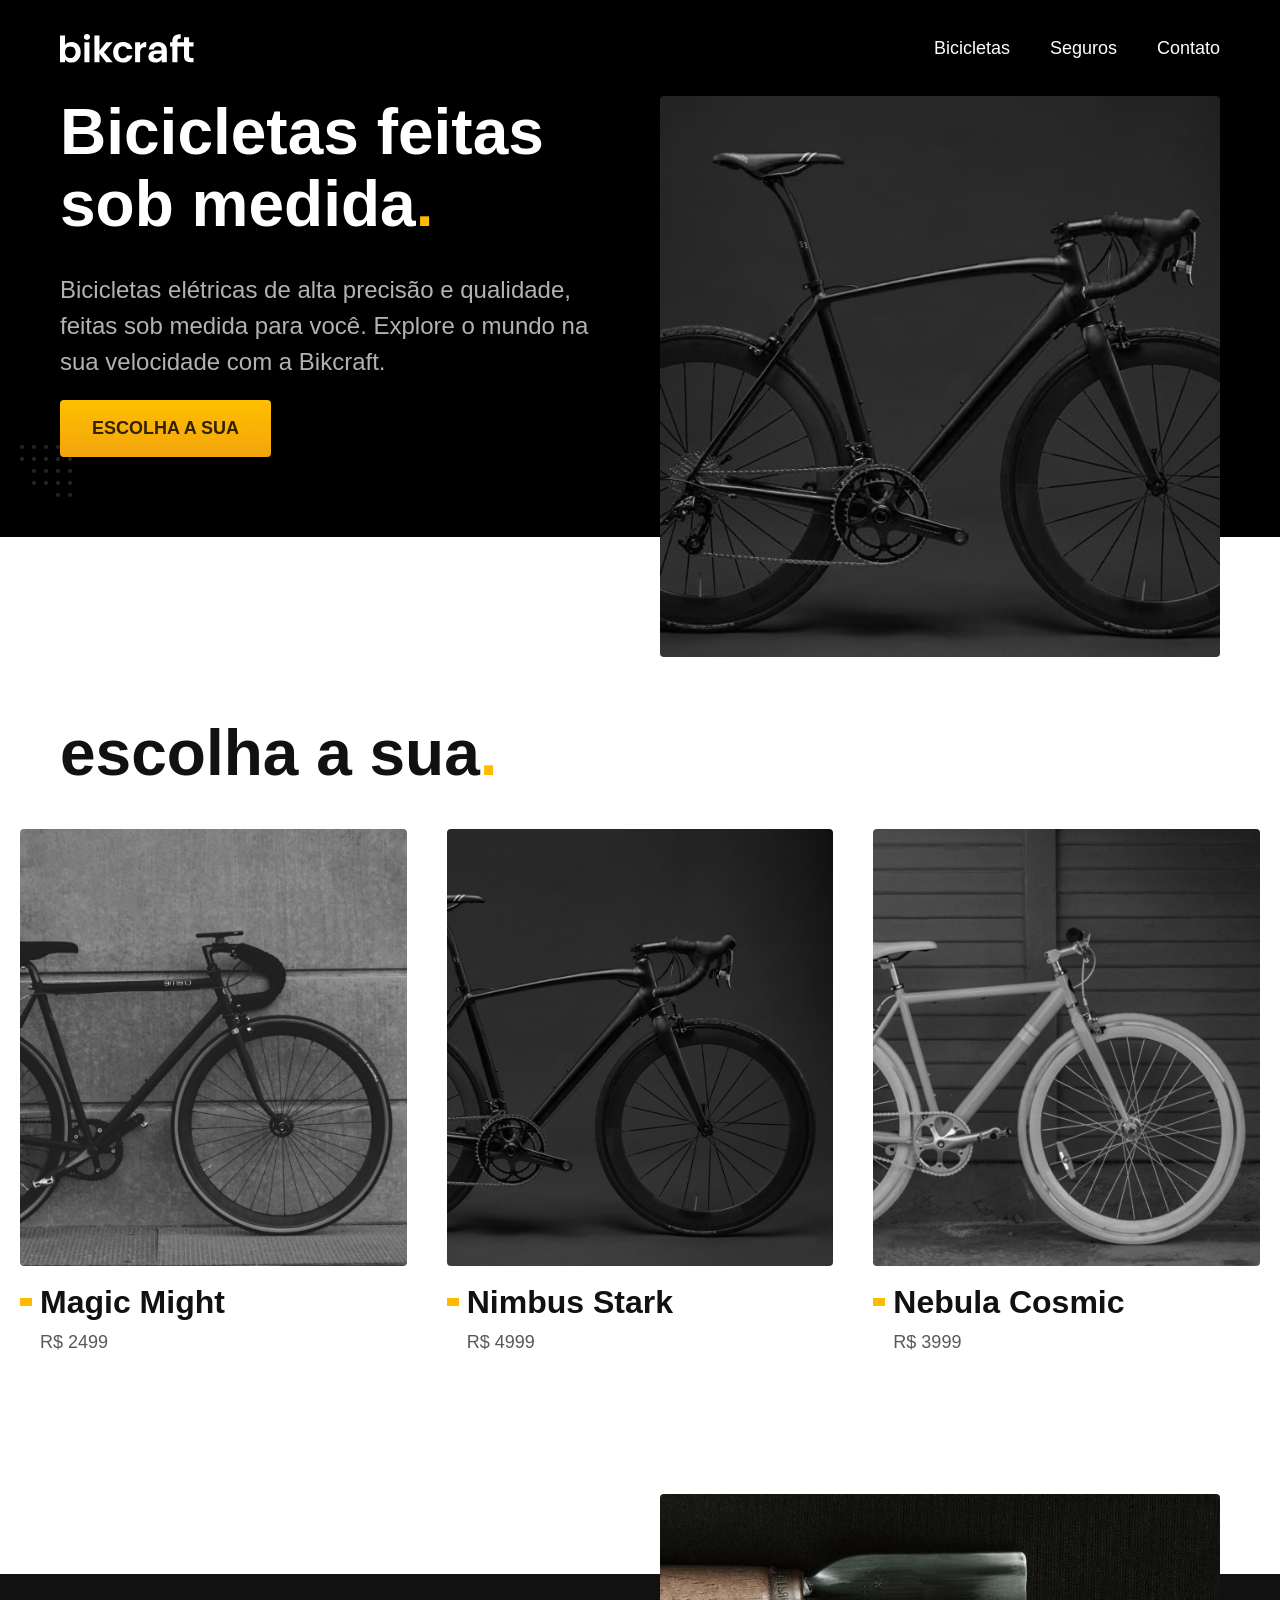
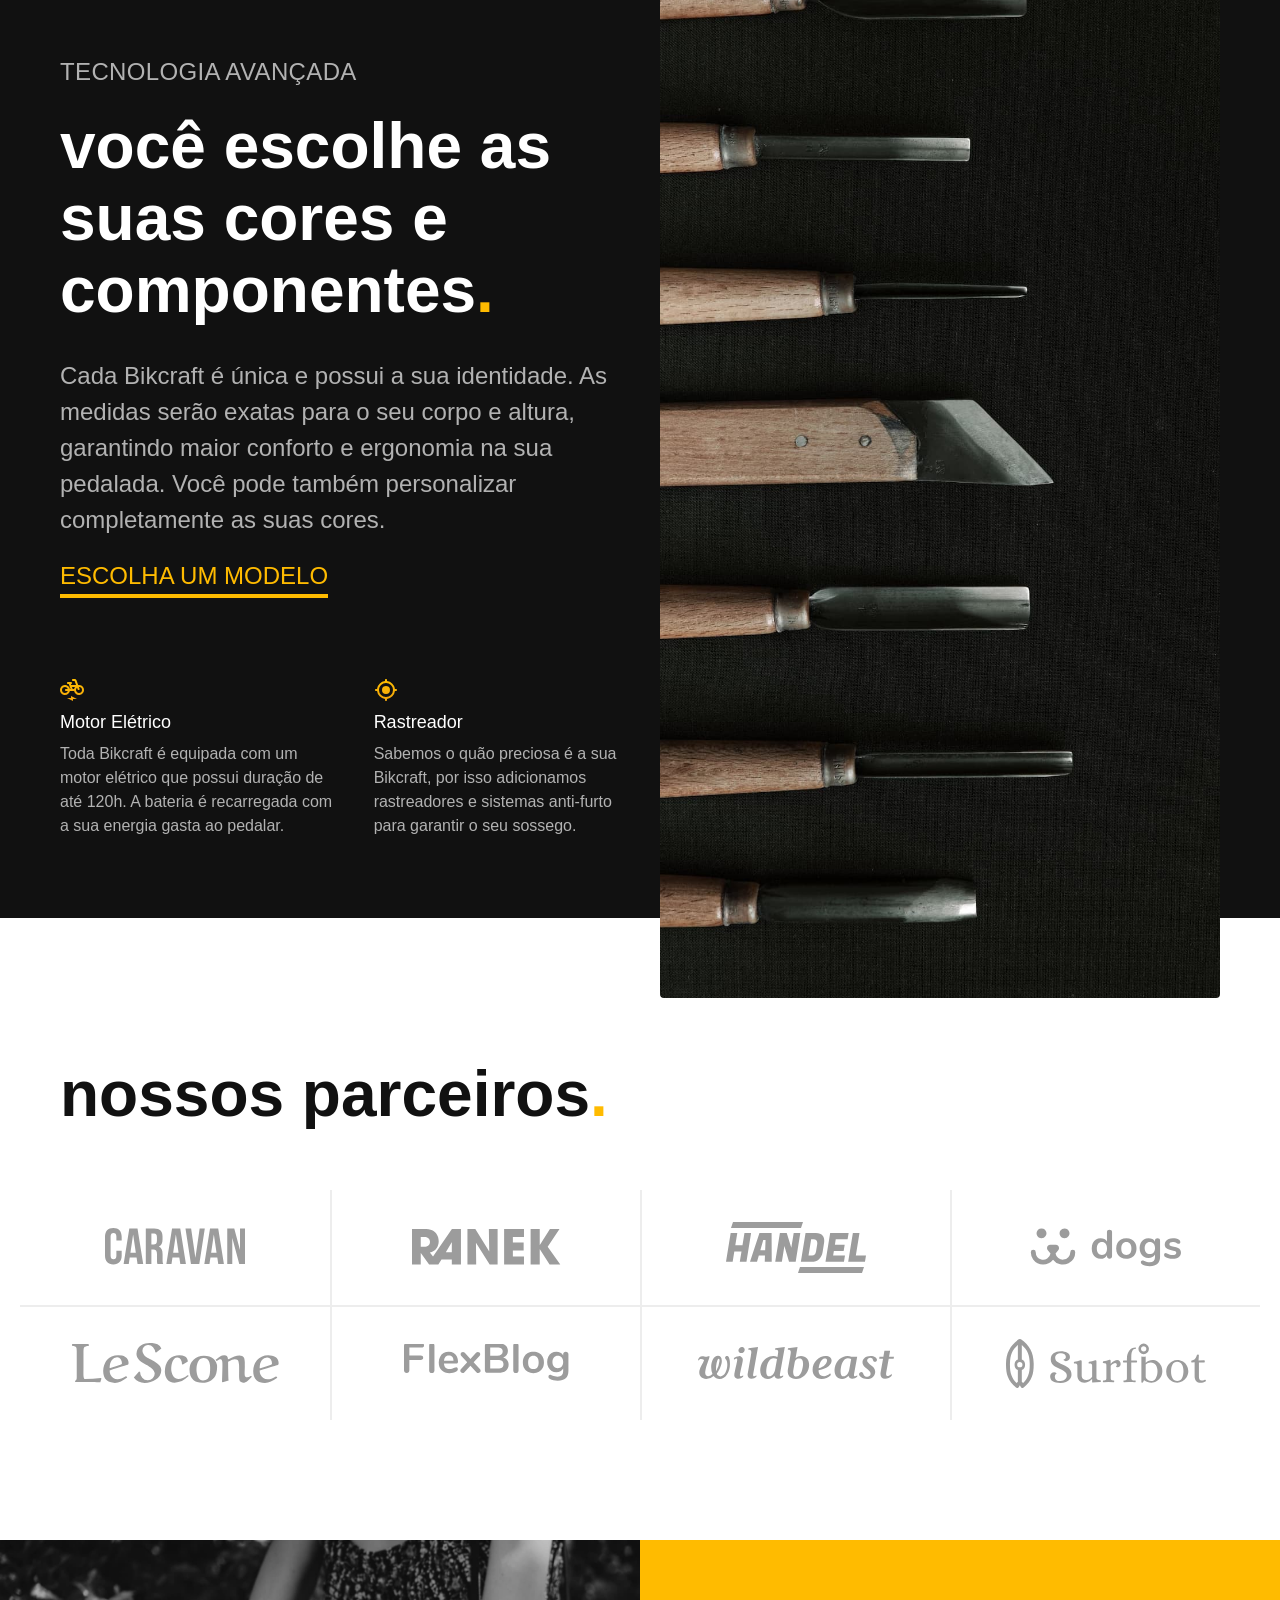
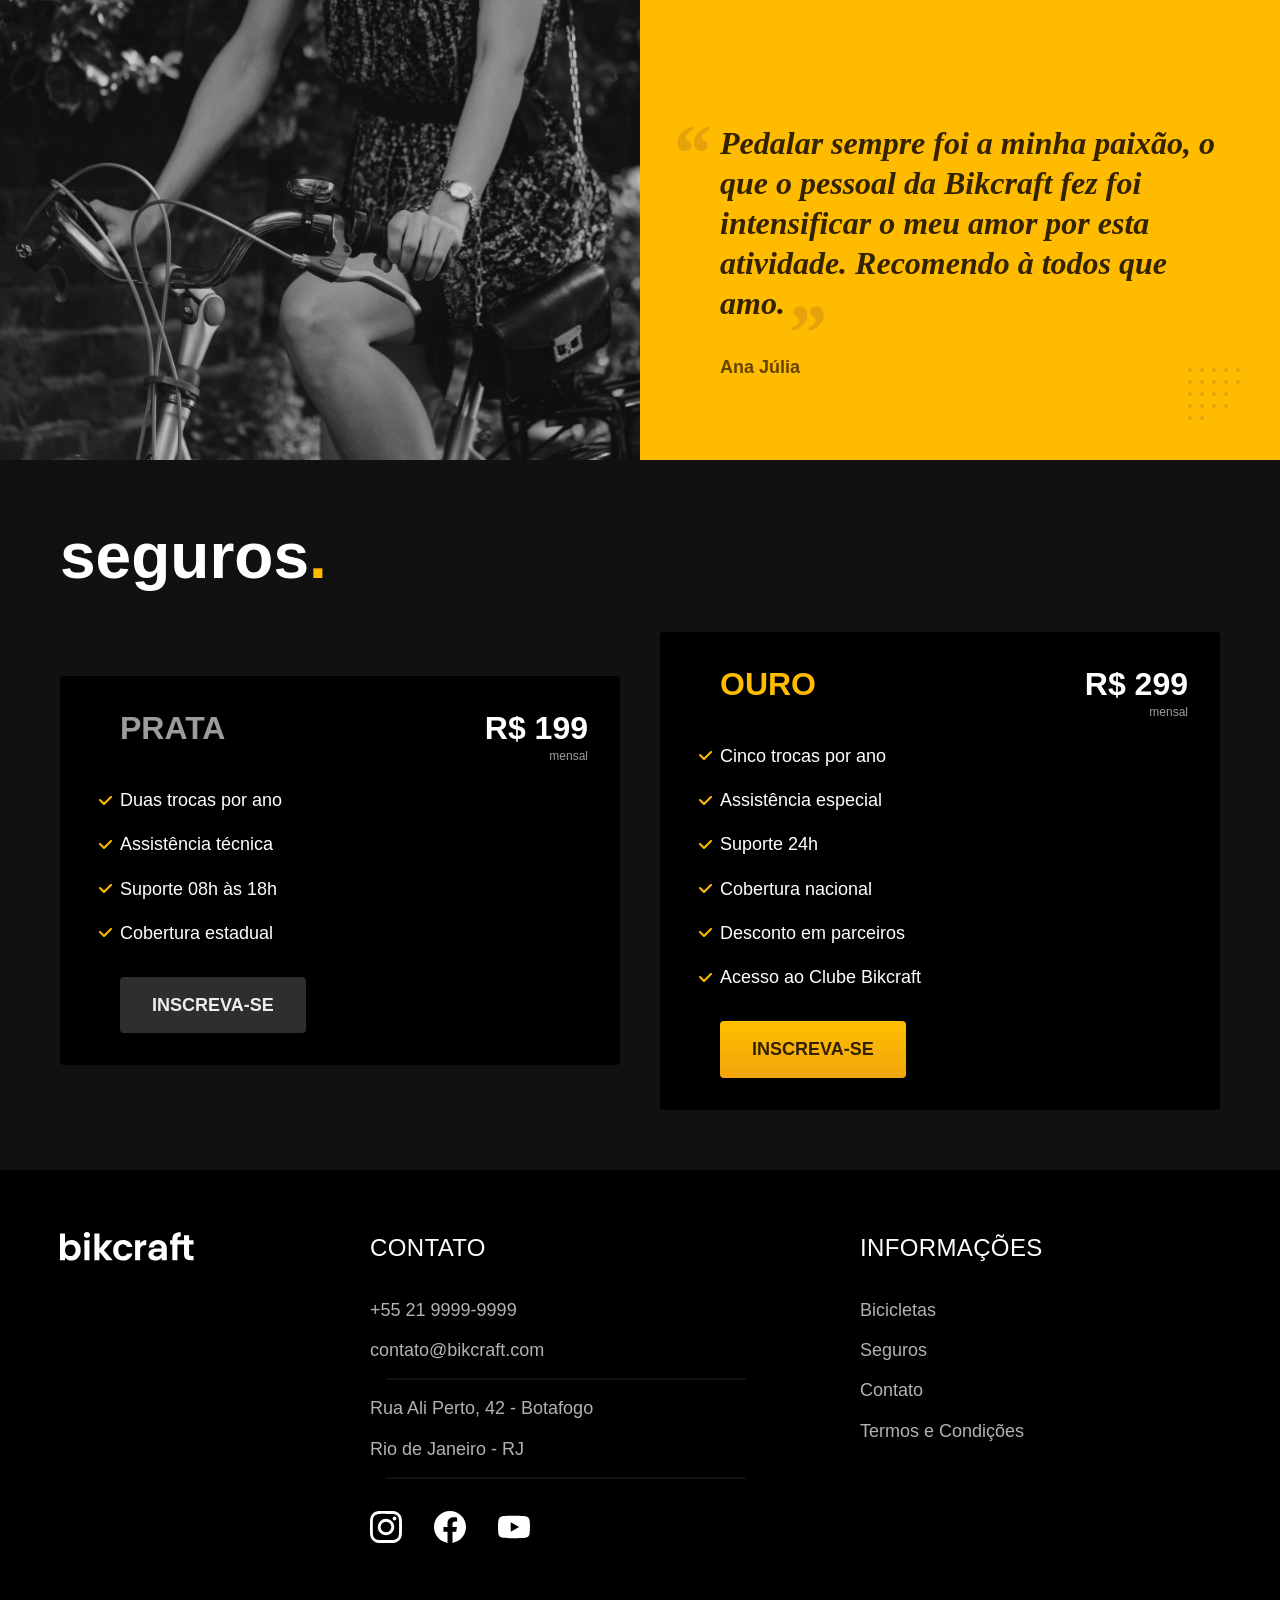
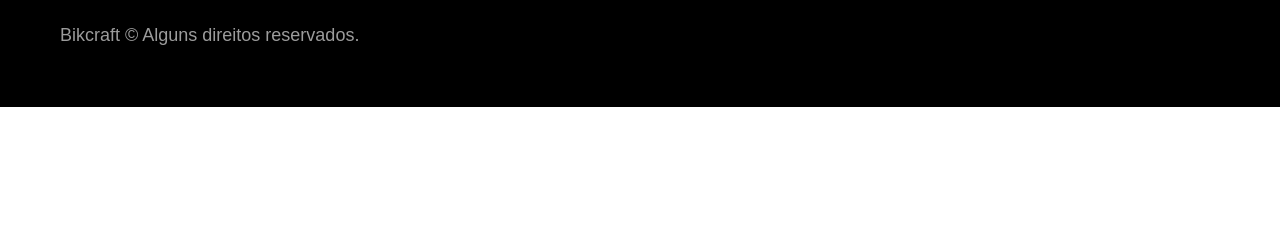
<file: index.html>
<!DOCTYPE html>
<html lang="pt-br">

<head>
  <meta charset="UTF-8">
  <meta name="viewport" content="width=device-width, initial-scale=1.0">

  <title>Bikcraft - Bicicletas Elétricas</title>
  <meta name="description" content="Bicicletas elétricas de alta precisão e qualidade, feitas sob medida para o cliente. Explore o mundo na sua velocidade com a Bikcraft.">

  <link rel="preload" href="./css/style.css" as="style">
  <link rel="stylesheet" href="./css/style.css">
</head>

<body>
  <header class="header-bg">
    <div class="header container">
      <a href="./">
        <img src="./img/bikcraft.svg" width="136" height="32" alt="Bikcraft">
      </a>

      <nav aria-label="primaria">
        <ul class="header-menu font-1-m cor-0">
          <li><a href="./bicicletas.html">Bicicletas</a></li>
          <li><a href="./seguros.html">Seguros</a></li>
          <li><a href="./contato.html">Contato</a></li>
        </ul>
      </nav>
    </div>
  </header>

  <main class="introducao-bg">
    <div class="introducao container">
      <div class="introducao-conteudo">
        <h1 class="font-1-xxl cor-0">Bicicletas feitas sob medida<span class="cor-p1">.</span></h1>
        <p class="font-2-l cor-5">Bicicletas elétricas de alta precisão e qualidade, feitas sob medida para você. Explore o mundo na sua velocidade com a Bikcraft.</p>
        <a class="botao" href="./bicicletas.html">Escolha a sua</a>
      </div>
      <picture>
        <source media="(max-width: 800px)" srcset="./img/bicicletas/nimbus.jpg">
        <img src="./img/fotos/introducao.jpg" width="1280" height="1600" alt="Bicicleta elétrica preta.">
      </picture>
    </div>
  </main>

  <article class="bicicletas-lista">
    <h2 class="container font-1-xxl">escolha a sua<span class="cor-p1">.</span></h2>

    <ul>
      <li>
        <a href="./bicicletas/magic.html">
          <img src="./img/bicicletas/magic-home.jpg" alt="Bicicleta preta" width="920" height="1040">
          <h3 class="font-1-xl">Magic Might</h3>
          <span class="font-2-m cor-8">R$ 2499</span>
        </a>
      </li>
      <li>
        <a href="./bicicletas/nimbus.html">
          <img src="./img/bicicletas/nimbus-home.jpg" alt="Bicicleta preta" width="920" height="1040">
          <h3 class="font-1-xl">Nimbus Stark</h3>
          <span class="font-2-m cor-8">R$ 4999</span>
        </a>
      </li>
      <li>
        <a href="./bicicletas/nebula.html">
          <img src="./img/bicicletas/nebula-home.jpg" alt="Bicicleta preta" width="920" height="1040">
          <h3 class="font-1-xl">Nebula Cosmic</h3>
          <span class="font-2-m cor-8">R$ 3999</span>
        </a>
      </li>
    </ul>
  </article>

  <article class="tecnologia-bg">
    <div class="tecnologia container">
      <div class="tecnologia-conteudo">
        <span class="font-2-l-b cor-5">Tecnologia Avançada</span>
        <h2 class="font-1-xxl cor-0">você escolhe as suas cores e componentes<span class="cor-p1">.</span></h2>
        <p class="font-2-l cor-5">Cada Bikcraft é única e possui a sua identidade. As medidas serão exatas para o seu corpo e altura, garantindo maior conforto e ergonomia na sua pedalada. Você pode também personalizar completamente as suas cores.</p>
        <a class="link" href="./bicicletas.html">Escolha um modelo</a>
        <div class="tecnologia-vantagens">
          <div>
            <img src="./img/icones/eletrica.svg" width="24" height="24" alt="">
            <h3 class="font-1-m cor-0">Motor Elétrico</h3>
            <p class="font-2-s cor-5">Toda Bikcraft é equipada com um motor elétrico que possui duração de até 120h. A bateria é recarregada com a sua energia gasta ao pedalar.</p>
          </div>
          <div>
            <img src="./img/icones/rastreador.svg" width="24" height="24" alt="">
            <h3 class="font-1-m cor-0">Rastreador</h3>
            <p class="font-2-s cor-5">Sabemos o quão preciosa é a sua Bikcraft, por isso adicionamos rastreadores e sistemas anti-furto para garantir o seu sossego.</p>
          </div>
        </div>
      </div>
      <div class="tecnologia-imagem">
        <img src="./img/fotos/tecnologia.jpg" width="1200" height="1920" alt="">
      </div>
    </div>
  </article>

  <section class="parceiros" aria-label="Nossos Parceiros">
    <h2 class="container font-1-xxl">nossos parceiros<span class="cor-p1">.</span></h2>

    <ul>
      <li><img src="./img/parceiros/caravan.svg" alt="Caravan" width="140" height="38"></li>
      <li><img src="./img/parceiros/ranek.svg" alt="Ranek" width="149" height="36"></li>
      <li><img src="./img/parceiros/handel.svg" alt="Handel" width="140" height="50"></li>
      <li><img src="./img/parceiros/dogs.svg" alt="Dogs" width="152" height="39"></li>
      <li><img src="./img/parceiros/lescone.svg" alt="LeScone" width="208" height="41"></li>
      <li><img src="./img/parceiros/flexblog.svg" alt="FlexBlog" width="165" height="38"></li>
      <li><img src="./img/parceiros/wildbeast.svg" alt="Wildbeast" width="196" height="34"></li>
      <li><img src="./img/parceiros/surfbot.svg" alt="Surfbot" width="200" height="49"></li>
    </ul>
  </section>

  <section class="depoimento" aria-label="Depoimento">
    <div>
      <img src="./img/fotos/depoimento.jpg" width="1560" height="1360" alt="Pessoa pedalando uma bicicleta Bikcraft">
    </div>
    <div class="depoimento-conteudo">
      <blockquote class="font-1-xl cor-p5">
        <p>Pedalar sempre foi a minha paixão, o que o pessoal da Bikcraft fez foi intensificar o meu amor por esta atividade. Recomendo à todos que amo.</p>
      </blockquote>
      <span class="font-1-m-b cor-p4">Ana Júlia</span>
    </div>
  </section>

  <article class="seguros-bg">
    <div class="seguros container">
      <h2 class="font-1-xxl cor-0">seguros<span class="cor-p1">.</span></h2>
      <div class="seguros-item">
        <h3 class="font-1-xl cor-6">PRATA</h3>
        <span class="font-1-xl cor-0">R$ 199 <span class="font-1-xs cor-6">mensal</span></span>
        <ul class="font-2-m cor-0">
          <li>Duas trocas por ano</li>
          <li>Assistência técnica</li>
          <li>Suporte 08h às 18h</li>
          <li>Cobertura estadual</li>
        </ul>
        <a class="botao secundario" href="./orcamento.html">Inscreva-se</a>
      </div>

      <div class="seguros-item">
        <h3 class="font-1-xl cor-p1">OURO</h3>
        <span class="font-1-xl cor-0">R$ 299 <span class="font-1-xs cor-6">mensal</span></span>
        <ul class="font-2-m cor-0">
          <li>Cinco trocas por ano</li>
          <li>Assistência especial</li>
          <li>Suporte 24h</li>
          <li>Cobertura nacional</li>
          <li>Desconto em parceiros</li>
          <li>Acesso ao Clube Bikcraft</li>
        </ul>
        <a class="botao" href="./orcamento.html">Inscreva-se</a>
      </div>
    </div>
  </article>

  <footer class="footer-bg">
    <div class="footer container">
      <img src="./img/bikcraft.svg" width="136" height="32" alt="Bikcraft">
      <div class="footer-contato">
        <h3 class="font-2-l-b cor-0">Contato</h3>
        <ul class="font-2-m cor-5">
          <li><a href="tel:+552199999999">+55 21 9999-9999</a></li>
          <li><a href="mailto:contato@bikcraft.com">contato@bikcraft.com</a></li>
          <li>Rua Ali Perto, 42 - Botafogo</li>
          <li>Rio de Janeiro - RJ</li>
        </ul>
        <div class="footer-redes">
          <a href="./">
            <img src="./img/redes/instagram.svg" width="32" height="32" alt="Instagram">
          </a>
          <a href="./">
            <img src="./img/redes/facebook.svg" width="32" height="32" alt="Facebook">
          </a>
          <a href="./">
            <img src="./img/redes/youtube.svg" width="32" height="32" alt="Youtube">
          </a>
        </div>
      </div>
      <div class="footer-informacoes">
        <h3 class="font-2-l-b cor-0">Informações</h3>
        <nav>
          <ul class="font-1-m cor-5">
            <li><a href="./bicicletas.html">Bicicletas</a></li>
            <li><a href="./seguros.html">Seguros</a></li>
            <li><a href="./contato.html">Contato</a></li>
            <li><a href="./termos.html">Termos e Condições</a></li>
          </ul>
        </nav>
      </div>
      <p class="footer-copy font-2-m cor-6">Bikcraft © Alguns direitos reservados.</p>
    </div>
  </footer>
  <script src="./js/script.js""></script>
</body>

</html>
</file>
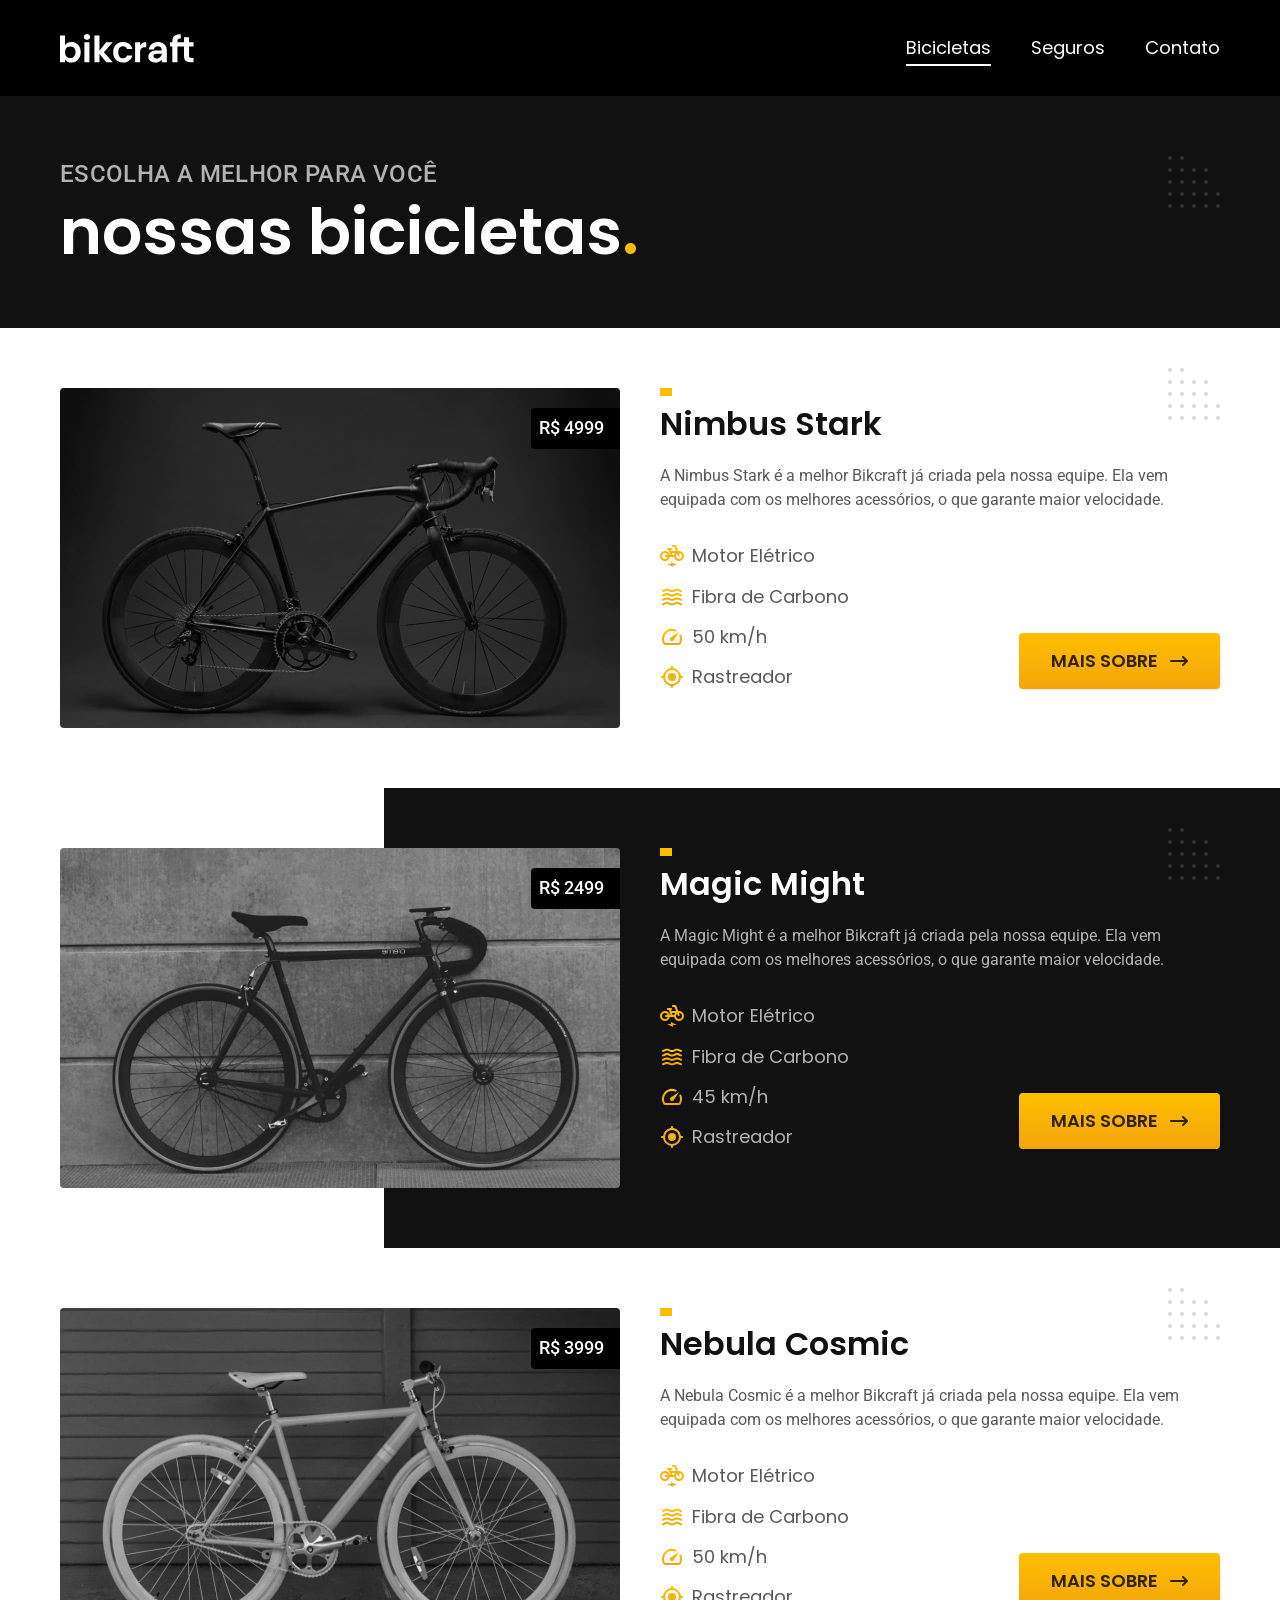
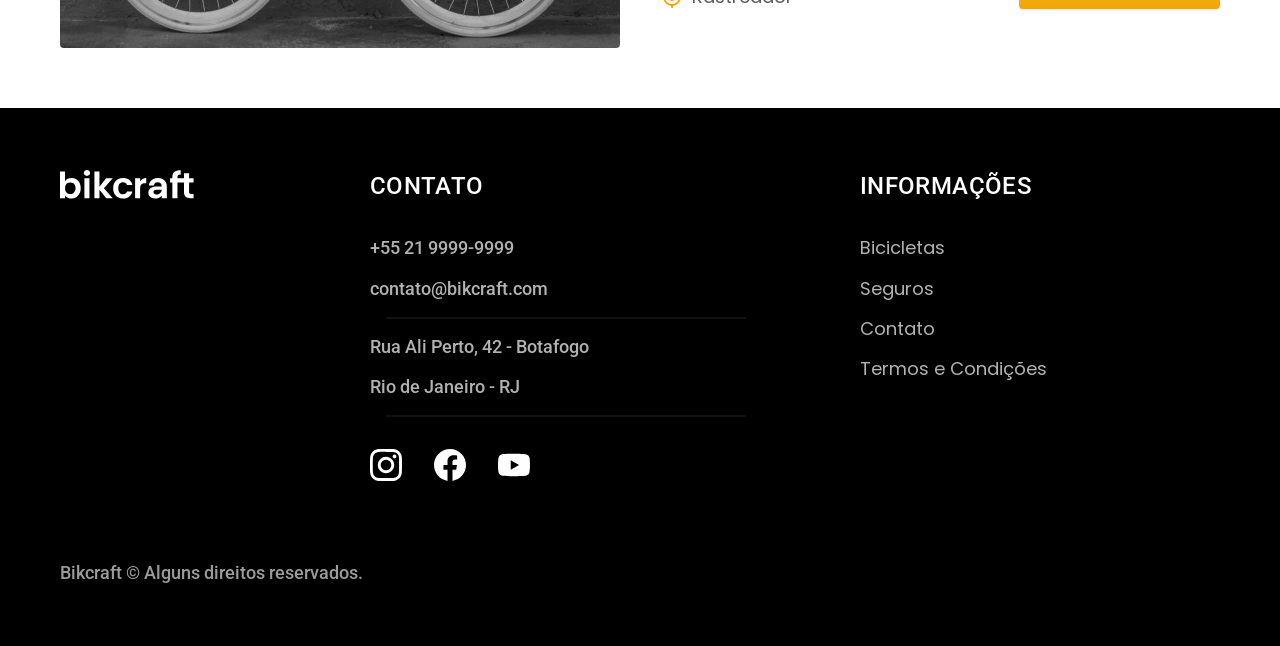
<file: bicicletas.html>
<!DOCTYPE html>
<html lang="en">

<head>
  <meta charset="UTF-8">
  <meta name="viewport" content="width=device-width, initial-scale=1.0">
  <title>Bicicletas | Bikcraft</title>
  <meta name="descripition" content="Termos e Condições">

  <link rel="preload" href="./css/style.css" as="style">
  <link rel="stylesheet" href="./css/style.css">
  <link rel="preconnect" href="https://fonts.googleapis.com">
  <link rel="preconnect" href="https://fonts.gstatic.com" crossorigin>
  <link href="https://fonts.googleapis.com/css2?family=Poppins:wght@400;600&family=Roboto:ital,wdth,wght@0,75..100,100..900;1,75..100,100..900&family=Merriweather:ital,opsz,wght@0,18..144,300..900;1,18..144,300..900&display=swap" rel="stylesheet">

  <link rel="preconnect" href="https://fonts.googleapis.com">
  <link rel="preconnect" href="https://fonts.gstatic.com" crossorigin>
  <link href="https://fonts.googleapis.com/css2?family=Merriweather:ital,opsz,wght@0,18..144,300..900;1,18..144,300..900&display=swap" rel="stylesheet">

</head>

<body id="bicicletas">
  <header class="header-bg">
    <div class="header container">
      <a href="./">
        <img src="./img/bikcraft.svg" alt="Bikcraft">
      </a>

      <nav aria-label="primaria">
        <ul class="header-menu font-1-m cor-0">
          <li><a href="./bicicletas.html">Bicicletas</a></li>
          <li><a href="./seguros.html">Seguros</a></li>
          <li><a href="./contato.html">Contato</a></li>
        </ul>
      </nav>
    </div>
  </header>

  <main>
    <div class="titulo-bg">
      <div class="titulo container">
        <p class="font-2-l-b cor-5">Escolha a melhor para você</p>
        <h1 class="font-1-xxl cor-0">nossas bicicletas<span class="cor-p1">.</span></h1>
      </div>
    </div>

    <div class="bicicletas container">
      <div class="bicicletas-imagem">
        <img src="./img/bicicletas/nimbus.jpg" alt="Bicicleta preta">
        <span class="font-2-m cor-0">R$ 4999</span>
      </div>
      <div class="bicicletas-conteudo">
        <h2 class="font-1-xl">Nimbus Stark</h2>
        <p class="font-2-s cor-8">A Nimbus Stark é a melhor Bikcraft já criada pela nossa equipe. Ela vem equipada com os melhores acessórios, o que garante maior velocidade.</p>
        <ul class="font-1-m cor-8">
          <li>
            <img src="./img/icones/eletrica.svg" alt="">
            Motor Elétrico
          </li>
          <li>
            <img src="./img/icones/carbono.svg" alt="">
            Fibra de Carbono
          </li>
          <li>
            <img src="./img/icones/velocidade.svg" alt="">
            50 km/h
          </li>
          <li>
            <img src="./img/icones/rastreador.svg" alt="">
            Rastreador
          </li>
        </ul>
        <a class="botao seta" href="./bicicletas/nimbus.html">Mais Sobre</a>
      </div>
    </div>

    <div class="bicicletas-bg">
      <div class="bicicletas container">
        <div class="bicicletas-imagem">
          <img src="./img/bicicletas/magic.jpg" alt="Bicicleta preta">
          <span class="font-2-m cor-0">R$ 2499</span>
        </div>
        <div class="bicicletas-conteudo">
          <h2 class="font-1-xl cor-0">Magic Might</h2>
          <p class="font-2-s cor-5">A Magic Might é a melhor Bikcraft já criada pela nossa equipe. Ela vem equipada com os melhores acessórios, o que garante maior velocidade.</p>
          <ul class="font-1-m cor-5">
            <li>
              <img src="./img/icones/eletrica.svg" alt="">
              Motor Elétrico
            </li>
            <li>
              <img src="./img/icones/carbono.svg" alt="">
              Fibra de Carbono
            </li>
            <li>
              <img src="./img/icones/velocidade.svg" alt="">
              45 km/h
            </li>
            <li>
              <img src="./img/icones/rastreador.svg" alt="">
              Rastreador
            </li>
          </ul>
          <a class="botao seta" href="./bicicletas/magic.html">Mais Sobre</a>
        </div>
      </div>
    </div>

    <div class="bicicletas container">
      <div class="bicicletas-imagem">
        <img src="./img/bicicletas/nebula.jpg" alt="Bicicleta preta">
        <span class="font-2-m cor-0">R$ 3999</span>
      </div>
      <div class="bicicletas-conteudo">
        <h2 class="font-1-xl">Nebula Cosmic</h2>
        <p class="font-2-s cor-8">A Nebula Cosmic é a melhor Bikcraft já criada pela nossa equipe. Ela vem equipada com os melhores acessórios, o que garante maior velocidade.</p>
        <ul class="font-1-m cor-8">
          <li>
            <img src="./img/icones/eletrica.svg" alt="">
            Motor Elétrico
          </li>
          <li>
            <img src="./img/icones/carbono.svg" alt="">
            Fibra de Carbono
          </li>
          <li>
            <img src="./img/icones/velocidade.svg" alt="">
            50 km/h
          </li>
          <li>
            <img src="./img/icones/rastreador.svg" alt="">
            Rastreador
          </li>
        </ul>
        <a class="botao seta" href="./bicicletas/nebula.html">Mais Sobre</a>
      </div>
    </div>

  </main>

  <footer class="footer-bg">
    <div class="footer container">
      <img src="./img/bikcraft.svg" alt="Bikcraft">
      <div class="footer-contato">
        <h3 class="font-2-l-b cor-0">Contato</h3>
        <ul class="font-2-m cor-5">
          <li><a href="tel:+552199999999">+55 21 9999-9999</a></li>
          <li><a href="mailto:contato@bikcraft.com">contato@bikcraft.com</a></li>
          <li>Rua Ali Perto, 42 - Botafogo</li>
          <li>Rio de Janeiro - RJ</li>
        </ul>
        <div class="footer-redes">
          <a href="./">
            <img src="./img/redes/instagram.svg" alt="Instagram">
          </a>
          <a href="./">
            <img src="./img/redes/facebook.svg" alt="Facebook">
          </a>
          <a href="./">
            <img src="./img/redes/youtube.svg" alt="Youtube">
          </a>
        </div>
      </div>
      <div class="footer-informacoes">
        <h3 class="font-2-l-b cor-0">Informações</h3>
        <nav>
          <ul class="font-1-m cor-5">
            <li><a href="./bicicletas.html">Bicicletas</a></li>
            <li><a href="./seguros.html">Seguros</a></li>
            <li><a href="./contato.html">Contato</a></li>
            <li><a href="./termos.html">Termos e Condições</a></li>
          </ul>
        </nav>
      </div>
      <p class="footer-copy font-2-m cor-6">Bikcraft © Alguns direitos reservados.</p>
    </div>
  </footer>
  <script src="./js/script.js""></script>
</body>

</html>
</file>
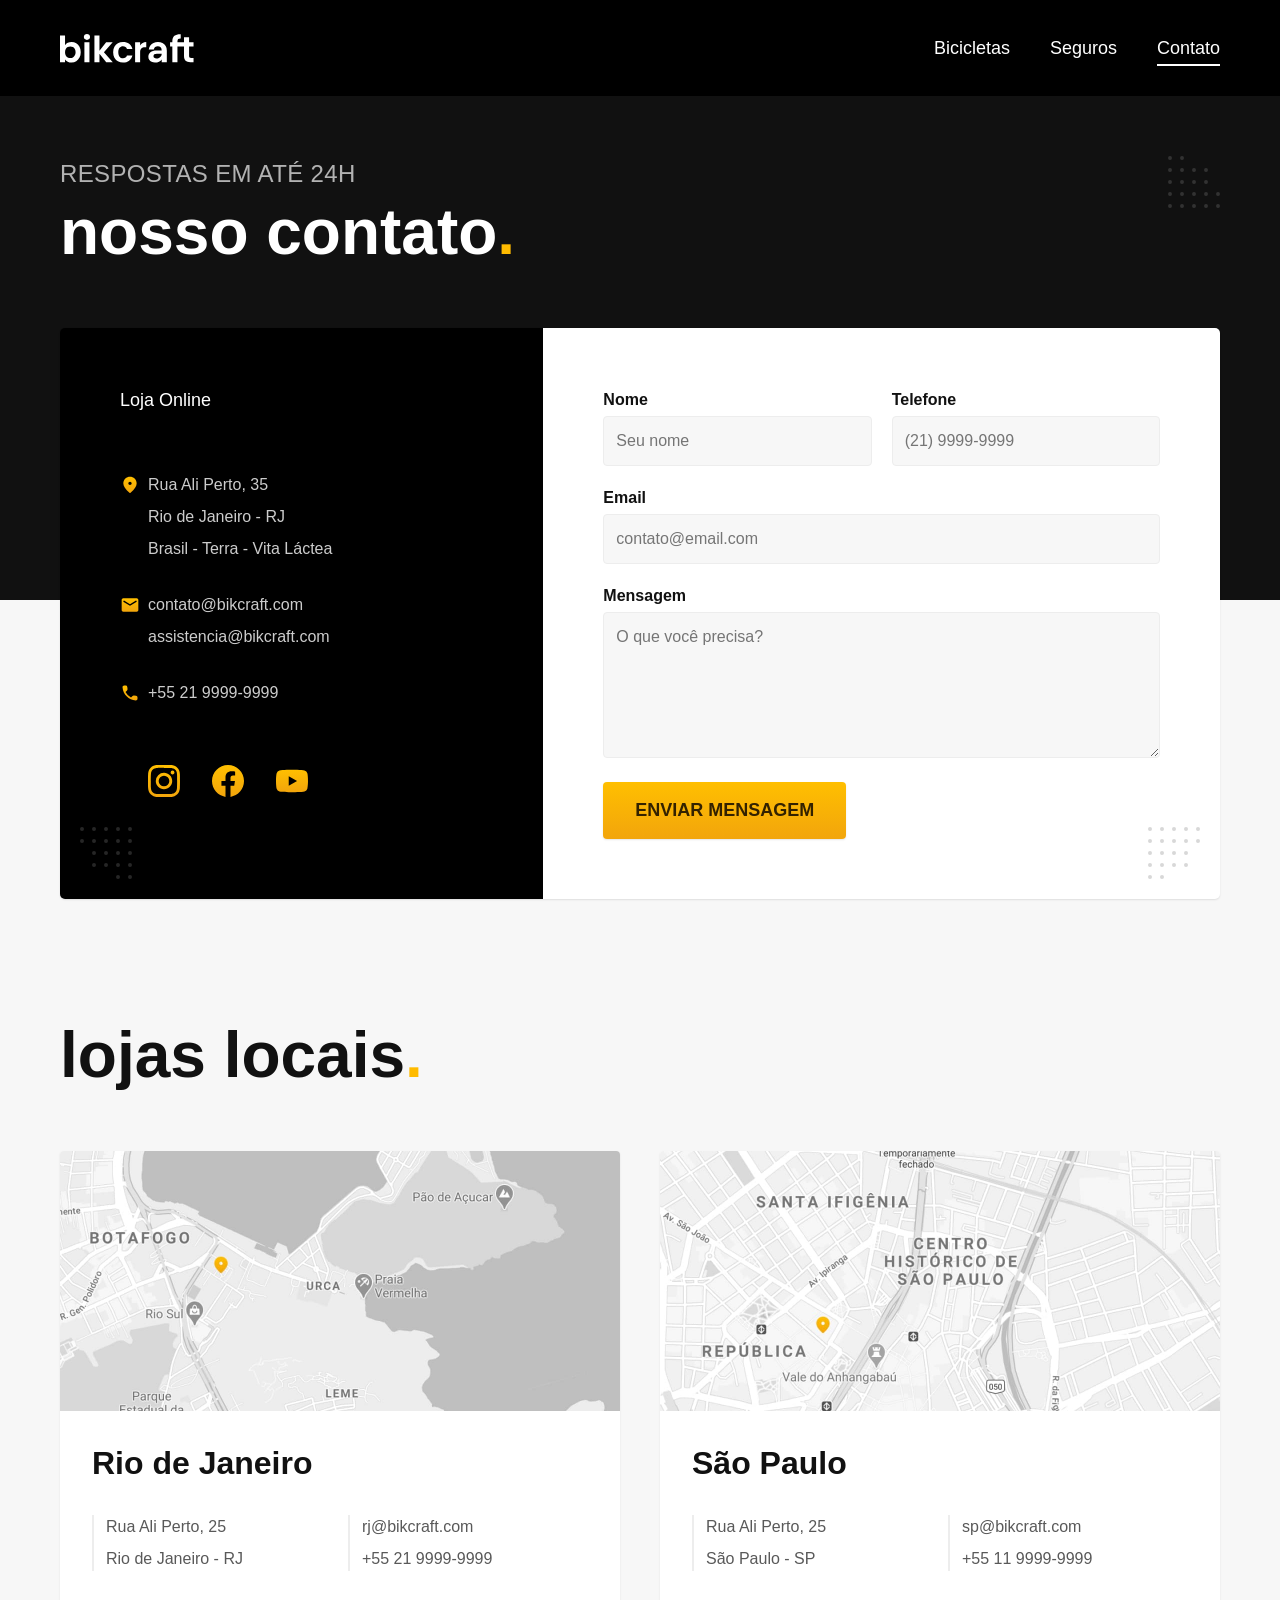
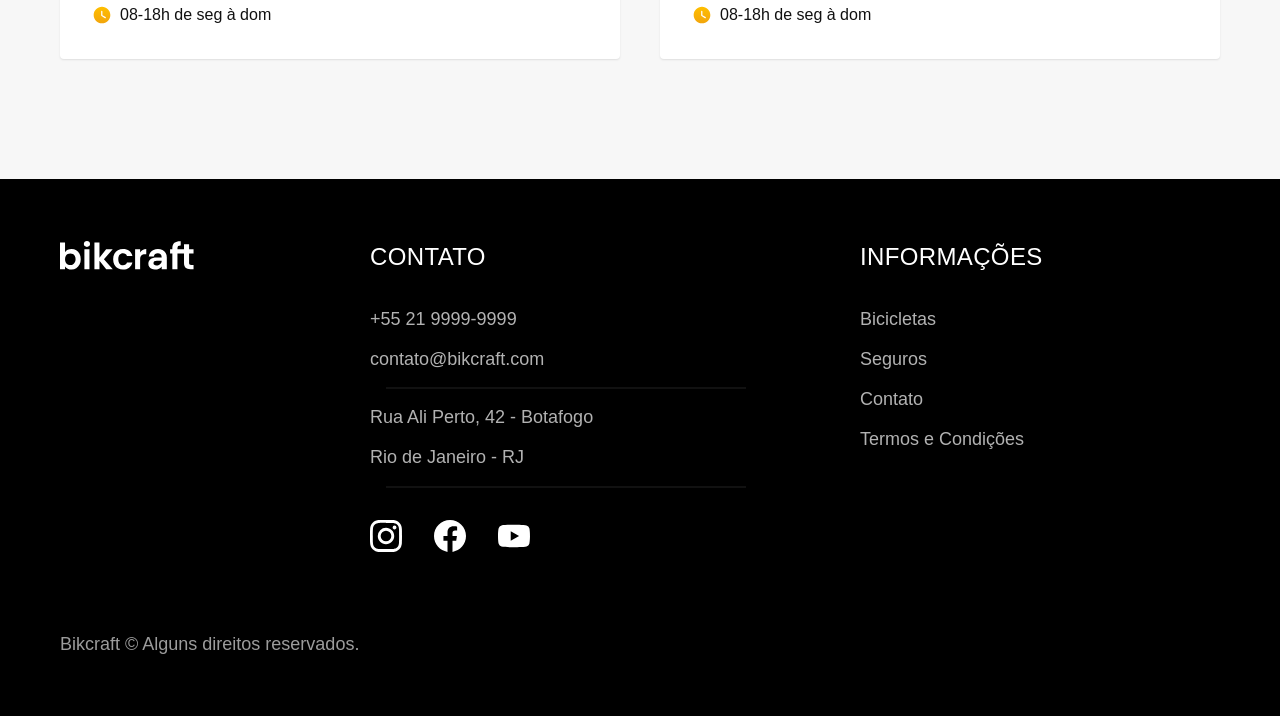
<file: contato.html>
<!DOCTYPE html>
<html lang="pt-br">

<head>
  <meta charset="UTF-8">
  <meta name="viewport" content="width=device-width, initial-scale=1.0">

  <title>Contato | Bikcraft</title>
  <meta name="description" content="Contato.">

  <link rel="preload" href="./css/style.css" as="style">
  <link rel="stylesheet" href="./css/style.css">
</head>

<body id="contato">
  <header class="header-bg">
    <div class="header container">
      <a href="./">
        <img src="./img/bikcraft.svg" alt="Bikcraft">
      </a>

      <nav aria-label="primaria">
        <ul class="header-menu font-1-m cor-0">
          <li><a href="./bicicletas.html">Bicicletas</a></li>
          <li><a href="./seguros.html">Seguros</a></li>
          <li><a href="./contato.html">Contato</a></li>
        </ul>
      </nav>
    </div>
  </header>

  <main>
    <div class="titulo-bg">
      <div class="titulo container">
        <p class="font-2-l-b cor-5">Respostas em até 24h</p>
        <h1 class="font-1-xxl cor-0">nosso contato<span class="cor-p1">.</span></h1>
      </div>
    </div>

    <div class="contato container">
      <section class="contato-dados" aria-label="Endereço">
        <h2 class="font-1-m cor-0">Loja Online</h2>
        <div class="contato-endereco font-2-s cor-4">
          <p>Rua Ali Perto, 35</p>
          <p>Rio de Janeiro - RJ</p>
          <p>Brasil - Terra - Vita Láctea</p>
        </div>
        <address class="contato-meios font-2-s cor-4">
          <a href="mailto:contato@bikcraft.com">contato@bikcraft.com</a>
          <a href="mailto:assistencia@bikcraft.com">assistencia@bikcraft.com</a>
          <a href="tel:+552199999999">+55 21 9999-9999</a>
        </address>
        <div class="contato-redes">
          <a href="./">
            <img src="./img/redes/instagram-p.svg" alt="Instagram">
          </a>
          <a href="./">
            <img src="./img/redes/facebook-p.svg" alt="Facebook">
          </a>
          <a href="./">
            <img src="./img/redes/youtube-p.svg" alt="Youtube">
          </a>
        </div>
      </section>
      <section class="contato-formulario" aria-label="Formulário">
        <form class="form" action="./contato.html">
          <div>
            <label for="nome">Nome</label>
            <input type="text" id="nome" name="nome" placeholder="Seu nome">
          </div>
          <div>
            <label for="telefone">Telefone</label>
            <input type="text" id="telefone" name="telefone" placeholder="(21) 9999-9999">
          </div>
          <div class="col-2">
            <label for="email">Email</label>
            <input type="email" id="email" name="email" placeholder="contato@email.com">
          </div>
          <div class="col-2">
            <label for="mensagem">Mensagem</label>
            <textarea rows="5" id="mensagem" name="mensagem" placeholder="O que você precisa?"></textarea>
          </div>
          <button class="botao col-2">Enviar Mensagem</button>
        </form>
      </section>
    </div>
  </main>

  <article class="lojas container">
    <h2 class="font-1-xxl">lojas locais<span class="cor-p1">.</span></h2>
    <div class="lojas-item">
      <img src="./img/lojas/rj.jpg" alt="mapa marcando o endereço em Rua Ali Perto, 25 - Rio de Janeiro - RJ">
      <div class="lojas-conteudo">
        <h3 class="font-1-xl">Rio de Janeiro</h3>
        <div class="lojas-dados font-2-s cor-8">
          <p>Rua Ali Perto, 25</p>
          <p>Rio de Janeiro - RJ</p>
        </div>
        <div class="lojas-dados font-2-s cor-8">
          <a href="mailto:rj@bikcraft.com">rj@bikcraft.com</a>
          <a href="tel:+552199999999">+55 21 9999-9999</a>
        </div>
        <p class="lojas-tempo font-1-s"><img src="./img/icones/horario.svg" alt="">08-18h de seg à dom</p>
      </div>
    </div>

    <div class="lojas-item">
      <img src="./img/lojas/sp.jpg" alt="mapa marcando o endereço em Rua Ali Perto, 25 - São Paulo - SP">
      <div class="lojas-conteudo">
        <h3 class="font-1-xl">São Paulo</h3>
        <div class="lojas-dados font-2-s cor-8">
          <p>Rua Ali Perto, 25</p>
          <p>São Paulo - SP</p>
        </div>
        <div class="lojas-dados font-2-s cor-8">
          <a href="mailto:sp@bikcraft.com">sp@bikcraft.com</a>
          <a href="tel:+551199999999">+55 11 9999-9999</a>
        </div>
        <p class="lojas-tempo font-1-s"><img src="./img/icones/horario.svg" alt="">08-18h de seg à dom</p>
      </div>
    </div>
  </article>

  <footer class="footer-bg">
    <div class="footer container">
      <img src="./img/bikcraft.svg" alt="Bikcraft">
      <div class="footer-contato">
        <h3 class="font-2-l-b cor-0">Contato</h3>
        <ul class="font-2-m cor-5">
          <li><a href="tel:+552199999999">+55 21 9999-9999</a></li>
          <li><a href="mailto:contato@bikcraft.com">contato@bikcraft.com</a></li>
          <li>Rua Ali Perto, 42 - Botafogo</li>
          <li>Rio de Janeiro - RJ</li>
        </ul>
        <div class="footer-redes">
          <a href="./">
            <img src="./img/redes/instagram.svg" alt="Instagram">
          </a>
          <a href="./">
            <img src="./img/redes/facebook.svg" alt="Facebook">
          </a>
          <a href="./">
            <img src="./img/redes/youtube.svg" alt="Youtube">
          </a>
        </div>
      </div>
      <div class="footer-informacoes">
        <h3 class="font-2-l-b cor-0">Informações</h3>
        <nav>
          <ul class="font-1-m cor-5">
            <li><a href="./bicicletas.html">Bicicletas</a></li>
            <li><a href="./seguros.html">Seguros</a></li>
            <li><a href="./contato.html">Contato</a></li>
            <li><a href="./termos.html">Termos e Condições</a></li>
          </ul>
        </nav>
      </div>
      <p class="footer-copy font-2-m cor-6">Bikcraft © Alguns direitos reservados.</p>
    </div>
  </footer>
  <script src="./js/script.js""></script>
</body>

</html>
</file>
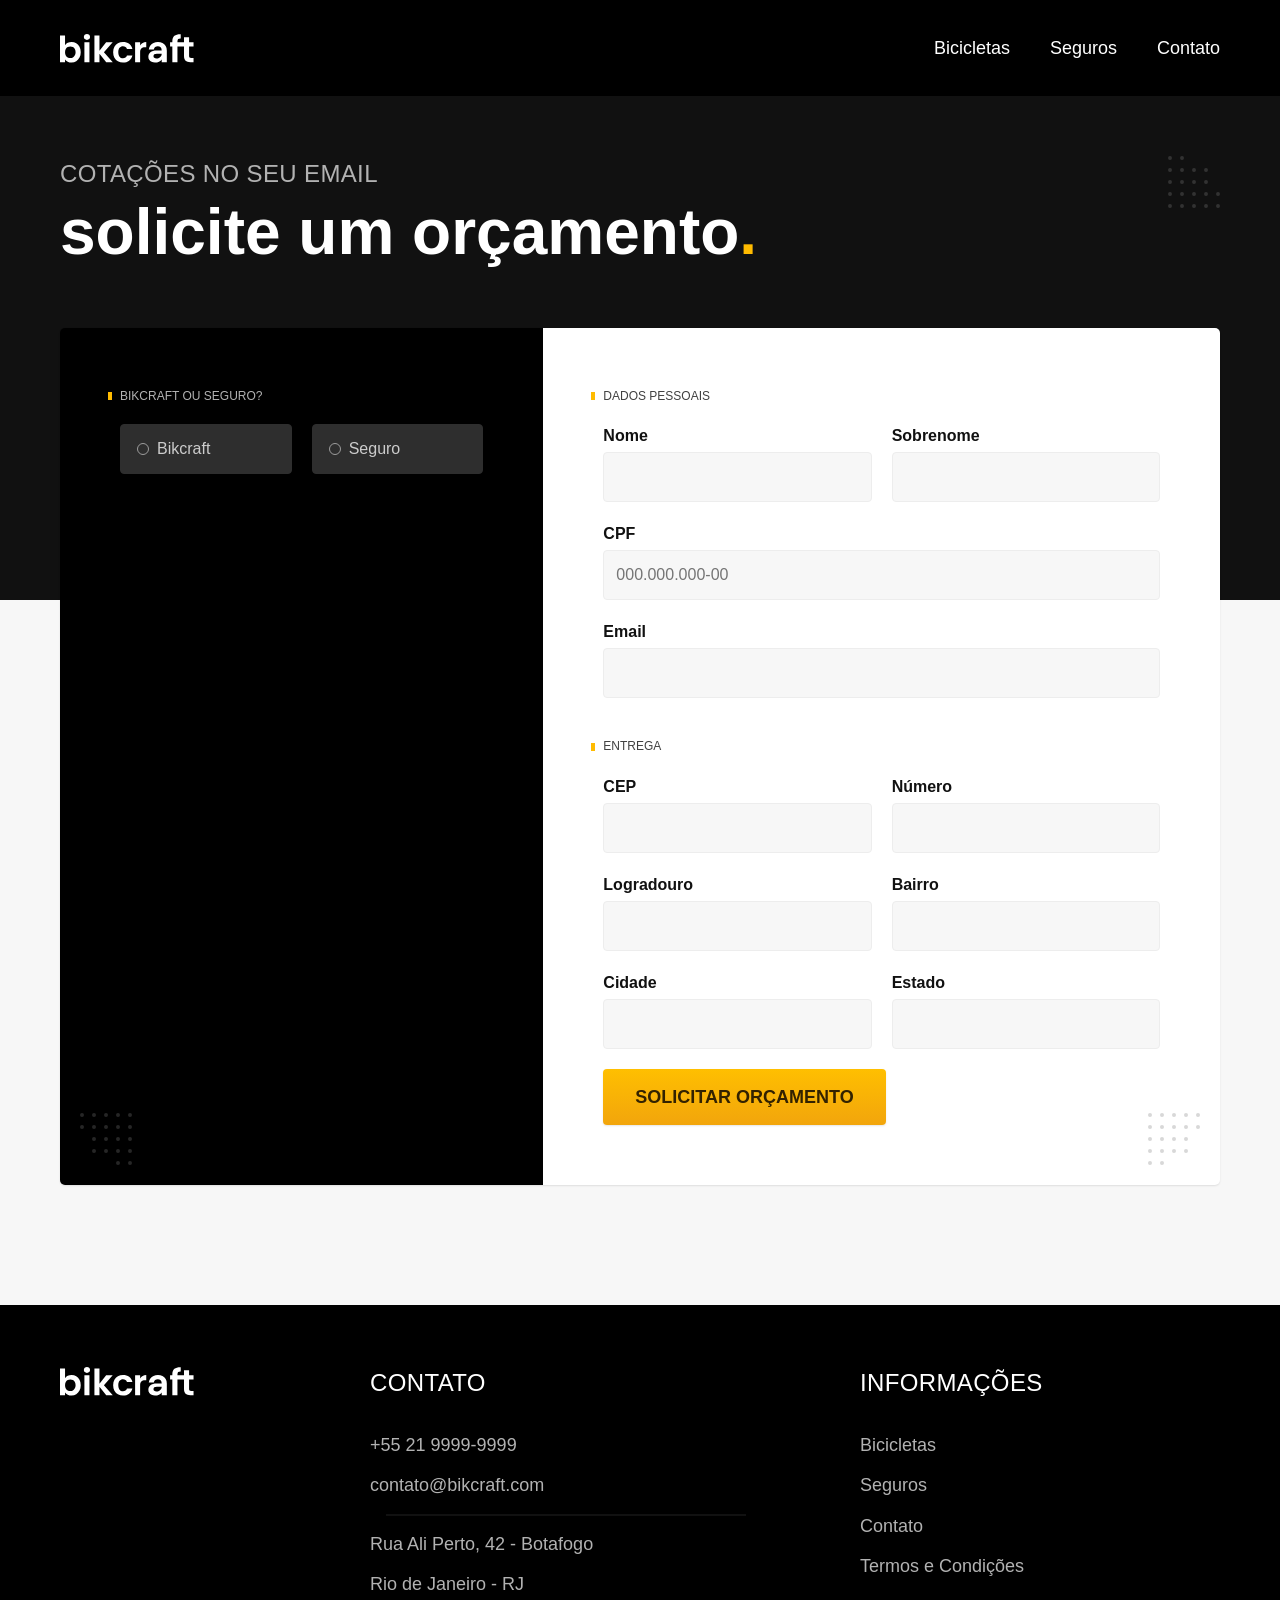
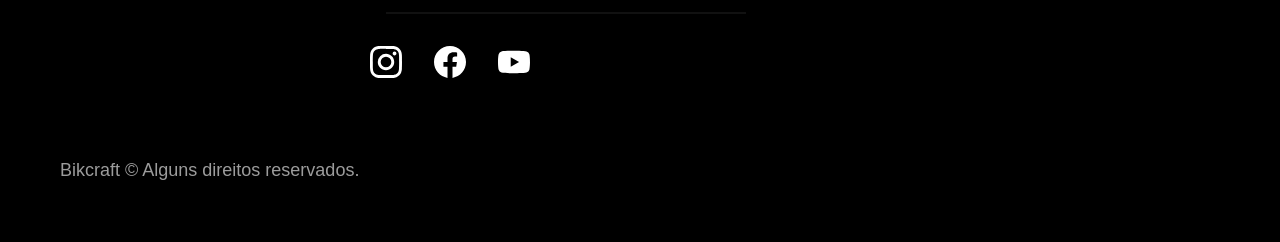
<file: orcamento.html>
<!DOCTYPE html>
<html lang="pt-br">

<head>
  <meta charset="UTF-8">
  <meta name="viewport" content="width=device-width, initial-scale=1.0">

  <title>Orçamento | Bikcraft</title>
  <meta name="description" content="Orçamento.">

  <link rel="preload" href="./css/style.css" as="style">
  <link rel="stylesheet" href="./css/style.css">
</head>

<body id="orcamento">
  <header class="header-bg">
    <div class="header container">
      <a href="./">
        <img src="./img/bikcraft.svg" alt="Bikcraft">
      </a>

      <nav aria-label="primaria">
        <ul class="header-menu font-1-m cor-0">
          <li><a href="./bicicletas.html">Bicicletas</a></li>
          <li><a href="./seguros.html">Seguros</a></li>
          <li><a href="./contato.html">Contato</a></li>
        </ul>
      </nav>
    </div>
  </header>

  <main>
    <div class="titulo-bg">
      <div class="titulo container">
        <p class="font-2-l-b cor-5">Cotações no seu email</p>
        <h1 class="font-1-xxl cor-0">solicite um orçamento<span class="cor-p1">.</span></h1>
      </div>
    </div>

    <form class="orcamento container" action="./orcamento.html">
      <div class="orcamento-produto">
        <h2 class="font-1-xs cor-5">Bikcraft ou Seguro?</h2>

        <input type="radio" name="tipo" value="bikcraft" id="bikcraft">
        <label for="bikcraft">Bikcraft</label>

        <input type="radio" name="tipo" value="seguro" id="seguro">
        <label for="seguro">Seguro</label>

        <div class="orcamento-conteudo" id="orcamento-bikcraft">
          <h2 class="font-1-xs cor-5">Escolha a sua</h2>

          <input type="radio" name="produto" value="nimbus" id="nimbus">
          <label for="nimbus">Nimbus Stark <span>R$ 4999</span></label>
          <div class="orcamento-detalhes">
            <ul class="font-1-xs cor-8">
              <li><img src="./img/icones/eletrica.svg" alt=""> Motor Elétrico</li>
              <li><img src="./img/icones/carbono.svg" alt=""> Fibra de Carbono</li>
              <li><img src="./img/icones/velocidade.svg" alt=""> 50 km/h</li>
              <li><img src="./img/icones/rastreador.svg" alt=""> Rastreador</li>
            </ul>
            <img src="./img/bicicletas/nimbus.jpg" alt="Bicicleta preta">
          </div>

          <input type="radio" name="produto" value="magic" id="magic">
          <label for="magic">Magic Might <span>R$ 2499</span></label>
          <div class="orcamento-detalhes">
            <ul class="font-1-xs cor-8">
              <li><img src="./img/icones/eletrica.svg" alt=""> Motor Elétrico</li>
              <li><img src="./img/icones/carbono.svg" alt=""> Fibra de Carbono</li>
              <li><img src="./img/icones/velocidade.svg" alt=""> 45 km/h</li>
              <li><img src="./img/icones/rastreador.svg" alt=""> Rastreador</li>
            </ul>
            <img src="./img/bicicletas/magic.jpg" alt="Bicicleta preta">
          </div>

          <input type="radio" name="produto" value="nebula" id="nebula">
          <label for="nebula">Nebula Cosmic <span>R$ 3999</span></label>
          <div class="orcamento-detalhes">
            <ul class="font-1-xs cor-8">
              <li><img src="./img/icones/eletrica.svg" alt=""> Motor Elétrico</li>
              <li><img src="./img/icones/carbono.svg" alt=""> Fibra de Carbono</li>
              <li><img src="./img/icones/velocidade.svg" alt=""> 40 km/h</li>
              <li><img src="./img/icones/rastreador.svg" alt=""> Rastreador</li>
            </ul>
            <img src="./img/bicicletas/nebula.jpg" alt="Bicicleta branca">
          </div>

        </div>

        <div class="orcamento-conteudo" id="orcamento-seguro">
          <h2 class="font-1-xs cor-5">Escolha o plano</h2>

          <input type="radio" name="produto" value="prata" id="prata">
          <label for="prata">Prata <span>R$ 199</span></label>

          <input type="radio" name="produto" value="ouro" id="ouro">
          <label for="ouro">Ouro <span>R$ 299</span></label>
        </div>
      </div>
      <div class="orcamento-dados form">
        <h2 class="font-1-xs cor-9 col-2">dados pessoais</h2>
        <div>
          <label for="nome">Nome</label>
          <input type="text" id="nome" name="nome">
        </div>
        <div>
          <label for="sobrenome">Sobrenome</label>
          <input type="text" id="sobrenome" name="sobrenome">
        </div>
        <div class="col-2">
          <label for="cpf">CPF</label>
          <input type="text" id="cpf" name="cpf" placeholder="000.000.000-00">
        </div>
        <div class="col-2">
          <label for="email">Email</label>
          <input type="email" id="email" name="email">
        </div>
        <h2 class="font-1-xs cor-9 col-2">entrega</h2>
        <div>
          <label for="cep">CEP</label>
          <input type="text" id="cep" name="cep">
        </div>
        <div>
          <label for="numero">Número</label>
          <input type="text" id="numero" name="numero">
        </div>
        <div>
          <label for="logradouro">Logradouro</label>
          <input type="text" id="logradouro" name="logradouro">
        </div>
        <div>
          <label for="bairro">Bairro</label>
          <input type="text" id="bairro" name="bairro">
        </div>
        <div>
          <label for="cidade">Cidade</label>
          <input type="text" id="cidade" name="cidade">
        </div>
        <div>
          <label for="estado">Estado</label>
          <input type="text" id="estado" name="estado">
        </div>
        <button class="botao col-2">Solicitar Orçamento</button>
      </div>
    </form>
  </main>

  <footer class="footer-bg">
    <div class="footer container">
      <img src="./img/bikcraft.svg" alt="Bikcraft">
      <div class="footer-contato">
        <h3 class="font-2-l-b cor-0">Contato</h3>
        <ul class="font-2-m cor-5">
          <li><a href="tel:+552199999999">+55 21 9999-9999</a></li>
          <li><a href="mailto:contato@bikcraft.com">contato@bikcraft.com</a></li>
          <li>Rua Ali Perto, 42 - Botafogo</li>
          <li>Rio de Janeiro - RJ</li>
        </ul>
        <div class="footer-redes">
          <a href="./">
            <img src="./img/redes/instagram.svg" alt="Instagram">
          </a>
          <a href="./">
            <img src="./img/redes/facebook.svg" alt="Facebook">
          </a>
          <a href="./">
            <img src="./img/redes/youtube.svg" alt="Youtube">
          </a>
        </div>
      </div>
      <div class="footer-informacoes">
        <h3 class="font-2-l-b cor-0">Informações</h3>
        <nav>
          <ul class="font-1-m cor-5">
            <li><a href="./bicicletas.html">Bicicletas</a></li>
            <li><a href="./seguros.html">Seguros</a></li>
            <li><a href="./contato.html">Contato</a></li>
            <li><a href="./termos.html">Termos e Condições</a></li>
          </ul>
        </nav>
      </div>
      <p class="footer-copy font-2-m cor-6">Bikcraft © Alguns direitos reservados.</p>
    </div>
  </footer>
  <script src="./js/script.js"></script>
</body>

</html>
</file>
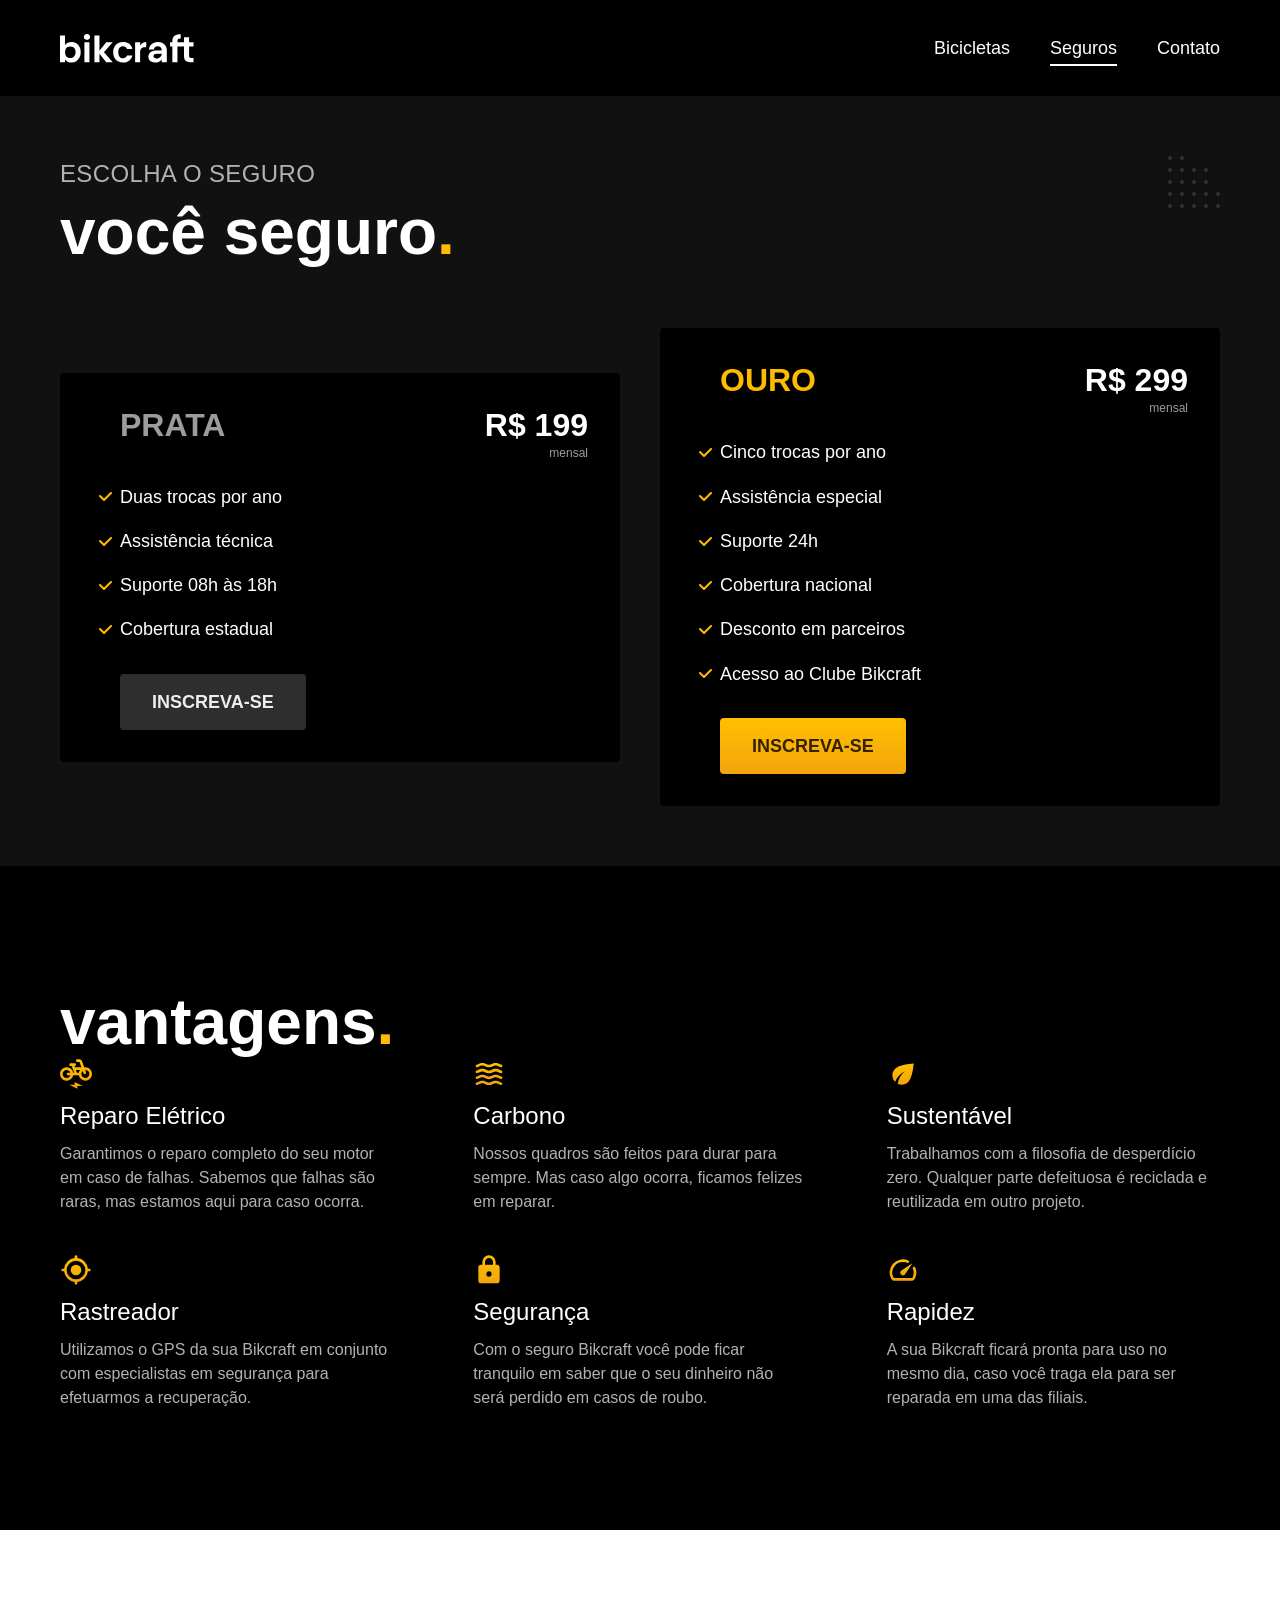
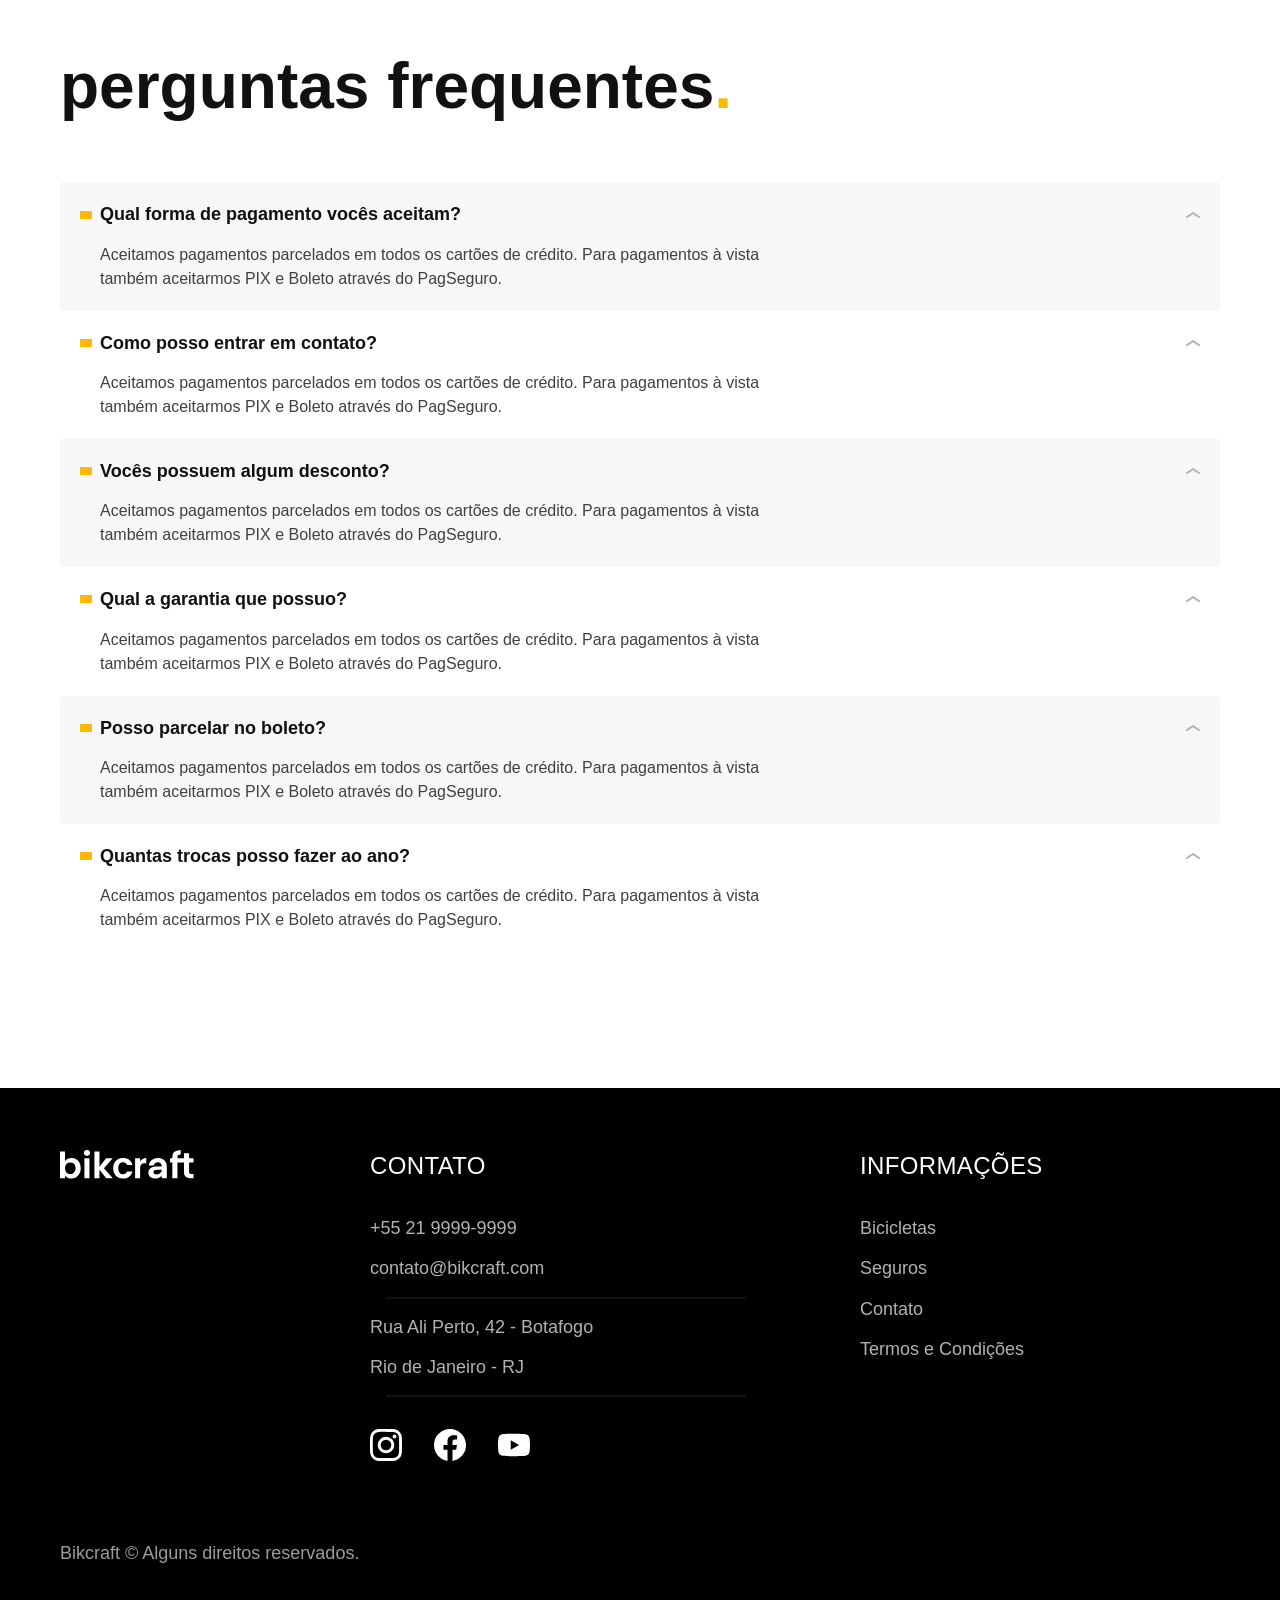
<file: seguros.html>
<!DOCTYPE html>
<html lang="pt-br">

<head>
  <meta charset="UTF-8">
  <meta name="viewport" content="width=device-width, initial-scale=1.0">

  <title>Seguros | Bikcraft</title>
  <meta name="description" content="Seguros.">

  <link rel="preload" href="./css/style.css" as="style">
  <link rel="stylesheet" href="./css/style.css">
</head>

<body id="seguros">
  <header class="header-bg">
    <div class="header container">
      <a href="./">
        <img src="./img/bikcraft.svg" alt="Bikcraft">
      </a>

      <nav aria-label="primaria">
        <ul class="header-menu font-1-m cor-0">
          <li><a href="./bicicletas.html">Bicicletas</a></li>
          <li><a href="./seguros.html">Seguros</a></li>
          <li><a href="./contato.html">Contato</a></li>
        </ul>
      </nav>
    </div>
  </header>

  <main class="seguros-bg">
    <div class="titulo-bg">
      <div class="titulo container">
        <p class="font-2-l-b cor-5">Escolha o seguro</p>
        <h1 class="font-1-xxl cor-0">você seguro<span class="cor-p1">.</span></h1>
      </div>
    </div>

    <div class="seguros container">

      <div class="seguros-item">
        <h3 class="font-1-xl cor-6">PRATA</h3>
        <span class="font-1-xl cor-0">R$ 199 <span class="font-1-xs cor-6">mensal</span></span>
        <ul class="font-2-m cor-0">
          <li>Duas trocas por ano</li>
          <li>Assistência técnica</li>
          <li>Suporte 08h às 18h</li>
          <li>Cobertura estadual</li>
        </ul>
        <a class="botao secundario" href="./orcamento.html?tipo=seguro&produto=prata">Inscreva-se</a>
      </div>

      <div class="seguros-item">
        <h3 class="font-1-xl cor-p1">OURO</h3>
        <span class="font-1-xl cor-0">R$ 299 <span class="font-1-xs cor-6">mensal</span></span>
        <ul class="font-2-m cor-0">
          <li>Cinco trocas por ano</li>
          <li>Assistência especial</li>
          <li>Suporte 24h</li>
          <li>Cobertura nacional</li>
          <li>Desconto em parceiros</li>
          <li>Acesso ao Clube Bikcraft</li>
        </ul>
        <a class="botao" href="./orcamento.html?tipo=seguro&produto=ouro">Inscreva-se</a>
      </div>
    </div>
  </main>

  <article class="vantagens-bg">
    <div class="vantagens container">
      <h2 class="font-1-xxl cor-0">vantagens<span class="cor-p1">.</span></h2>
      <ul>
        <li>
          <img src="./img/icones/eletrica.svg" alt="">
          <h3 class="font-1-l cor-0">Reparo Elétrico</h3>
          <p class="font-2-s cor-5">Garantimos o reparo completo do seu motor em caso de falhas. Sabemos que falhas são raras, mas estamos aqui para caso ocorra.</p>
        </li>
        <li>
          <img src="./img/icones/carbono.svg" alt="">
          <h3 class="font-1-l cor-0">Carbono</h3>
          <p class="font-2-s cor-5">Nossos quadros são feitos para durar para sempre. Mas caso algo ocorra, ficamos felizes em reparar.</p>
        </li>
        <li>
          <img src="./img/icones/sustentavel.svg" alt="">
          <h3 class="font-1-l cor-0">Sustentável</h3>
          <p class="font-2-s cor-5">Trabalhamos com a filosofia de desperdício zero. Qualquer parte defeituosa é reciclada e reutilizada em outro projeto.</p>
        </li>
        <li>
          <img src="./img/icones/rastreador.svg" alt="">
          <h3 class="font-1-l cor-0">Rastreador</h3>
          <p class="font-2-s cor-5">Utilizamos o GPS da sua Bikcraft em conjunto com especialistas em segurança para efetuarmos a recuperação.</p>
        </li>
        <li>
          <img src="./img/icones/seguro.svg" alt="">
          <h3 class="font-1-l cor-0">Segurança</h3>
          <p class="font-2-s cor-5">Com o seguro Bikcraft você pode ficar tranquilo em saber que o seu dinheiro não será perdido em casos de roubo.</p>
        </li>
        <li>
          <img src="./img/icones/velocidade.svg" alt="">
          <h3 class="font-1-l cor-0">Rapidez</h3>
          <p class="font-2-s cor-5">A sua Bikcraft ficará pronta para uso no mesmo dia, caso você traga ela para ser reparada em uma das filiais.</p>
        </li>
      </ul>
    </div>
  </article>

  <article class="perguntas container">
    <h2 class="font-1-xxl">perguntas frequentes<span class="cor-p1">.</span></h2>

    <dl>
      <div>
        <dt class="font-1-m-b">Qual forma de pagamento vocês aceitam?</dt>
        <dd class="font-2-s cor-9">Aceitamos pagamentos parcelados em todos os cartões de crédito. Para pagamentos à vista também aceitarmos PIX e Boleto através do PagSeguro.</dd>
      </div>
      <div>
        <dt class="font-1-m-b">Como posso entrar em contato?</dt>
        <dd class="font-2-s cor-9">Aceitamos pagamentos parcelados em todos os cartões de crédito. Para pagamentos à vista também aceitarmos PIX e Boleto através do PagSeguro.</dd>
      </div>
      <div>
        <dt class="font-1-m-b">Vocês possuem algum desconto?</dt>
        <dd class="font-2-s cor-9">Aceitamos pagamentos parcelados em todos os cartões de crédito. Para pagamentos à vista também aceitarmos PIX e Boleto através do PagSeguro.</dd>
      </div>
      <div>
        <dt class="font-1-m-b">Qual a garantia que possuo?</dt>
        <dd class="font-2-s cor-9">Aceitamos pagamentos parcelados em todos os cartões de crédito. Para pagamentos à vista também aceitarmos PIX e Boleto através do PagSeguro.</dd>
      </div>
      <div>
        <dt class="font-1-m-b">Posso parcelar no boleto?</dt>
        <dd class="font-2-s cor-9">Aceitamos pagamentos parcelados em todos os cartões de crédito. Para pagamentos à vista também aceitarmos PIX e Boleto através do PagSeguro.</dd>
      </div>
      <div>
        <dt class="font-1-m-b">Quantas trocas posso fazer ao ano?</dt>
        <dd class="font-2-s cor-9">Aceitamos pagamentos parcelados em todos os cartões de crédito. Para pagamentos à vista também aceitarmos PIX e Boleto através do PagSeguro.</dd>
      </div>
    </dl>
  </article>

  <footer class="footer-bg">
    <div class="footer container">
      <img src="./img/bikcraft.svg" alt="Bikcraft">
      <div class="footer-contato">
        <h3 class="font-2-l-b cor-0">Contato</h3>
        <ul class="font-2-m cor-5">
          <li><a href="tel:+552199999999">+55 21 9999-9999</a></li>
          <li><a href="mailto:contato@bikcraft.com">contato@bikcraft.com</a></li>
          <li>Rua Ali Perto, 42 - Botafogo</li>
          <li>Rio de Janeiro - RJ</li>
        </ul>
        <div class="footer-redes">
          <a href="./">
            <img src="./img/redes/instagram.svg" alt="Instagram">
          </a>
          <a href="./">
            <img src="./img/redes/facebook.svg" alt="Facebook">
          </a>
          <a href="./">
            <img src="./img/redes/youtube.svg" alt="Youtube">
          </a>
        </div>
      </div>
      <div class="footer-informacoes">
        <h3 class="font-2-l-b cor-0">Informações</h3>
        <nav>
          <ul class="font-1-m cor-5">
            <li><a href="./bicicletas.html">Bicicletas</a></li>
            <li><a href="./seguros.html">Seguros</a></li>
            <li><a href="./contato.html">Contato</a></li>
            <li><a href="./termos.html">Termos e Condições</a></li>
          </ul>
        </nav>
      </div>
      <p class="footer-copy font-2-m cor-6">Bikcraft © Alguns direitos reservados.</p>
    </div>
  </footer>
  <script src="./js/script.js"></script>
</body>

</html>
</file>
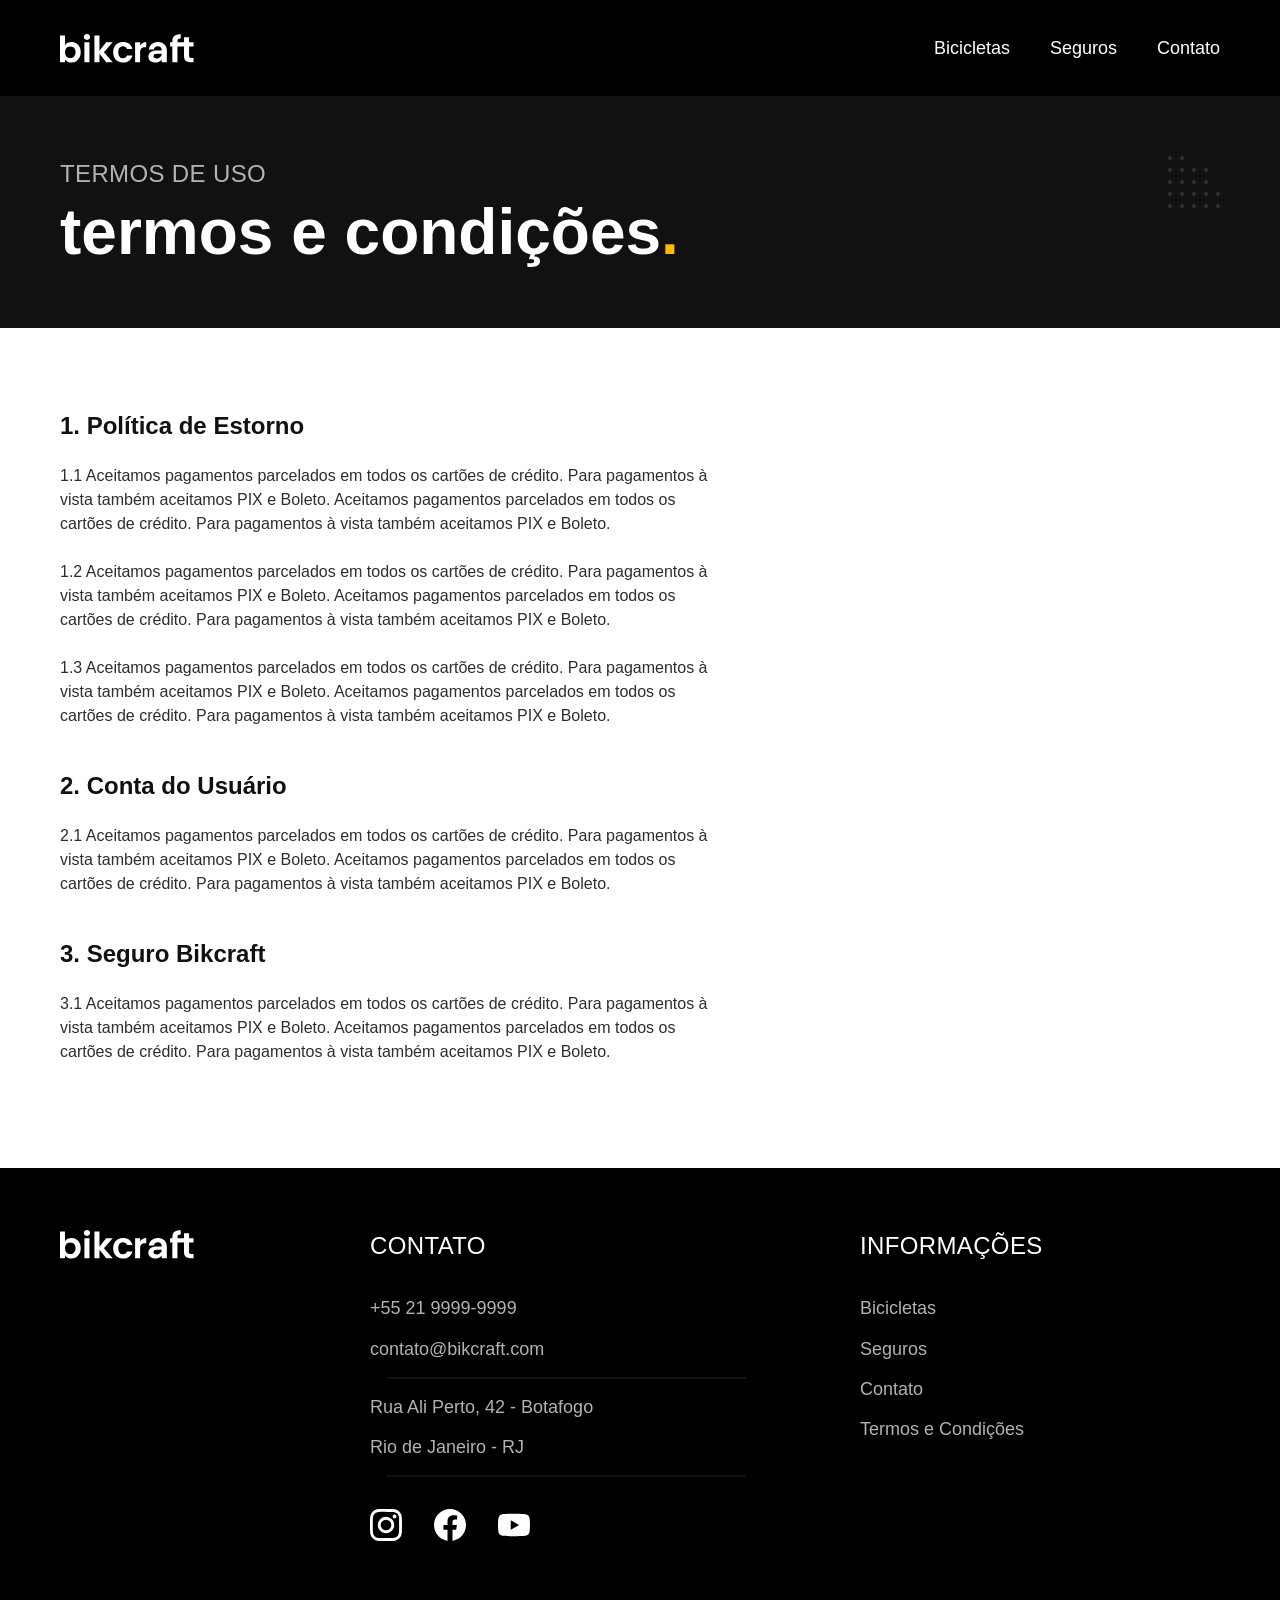
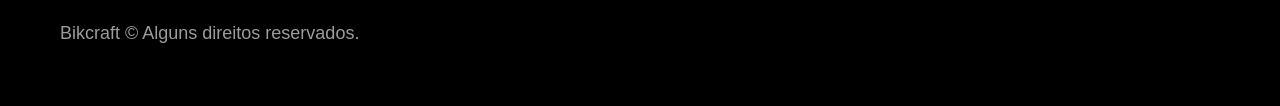
<file: termos.html>
<!DOCTYPE html>
<html lang="pt-br">

<head>
  <meta charset="UTF-8">
  <meta name="viewport" content="width=device-width, initial-scale=1.0">

  <title>Termos e Condições | Bikcraft</title>
  <meta name="description" content="Termos e condições.">

  <link rel="preload" href="./css/style.css" as="style">
  <link rel="stylesheet" href="./css/style.css">
</head>

<body id="termos">
  <header class="header-bg">
    <div class="header container">
      <a href="./">
        <img src="./img/bikcraft.svg" alt="Bikcraft">
      </a>

      <nav aria-label="primaria">
        <ul class="header-menu font-1-m cor-0">
          <li><a href="./bicicletas.html">Bicicletas</a></li>
          <li><a href="./seguros.html">Seguros</a></li>
          <li><a href="./contato.html">Contato</a></li>
        </ul>
      </nav>
    </div>
  </header>

  <main>
    <div class="titulo-bg">
      <div class="titulo container">
        <p class="font-2-l-b cor-5">Termos de uso</p>
        <h1 class="font-1-xxl cor-0">termos e condições<span class="cor-p1">.</span></h1>
      </div>
    </div>

    <div class="termos font-2-s cor-10 container">
      <h2 class="font-1-l cor-11">1. Política de Estorno</h2>
      <p>1.1 Aceitamos pagamentos parcelados em todos os cartões de crédito. Para pagamentos à vista também aceitamos PIX e Boleto. Aceitamos pagamentos parcelados em todos os cartões de crédito. Para pagamentos à vista também aceitamos PIX e Boleto.</p>
      <p>1.2 Aceitamos pagamentos parcelados em todos os cartões de crédito. Para pagamentos à vista também aceitamos PIX e Boleto. Aceitamos pagamentos parcelados em todos os cartões de crédito. Para pagamentos à vista também aceitamos PIX e Boleto.</p>
      <p>1.3 Aceitamos pagamentos parcelados em todos os cartões de crédito. Para pagamentos à vista também aceitamos PIX e Boleto. Aceitamos pagamentos parcelados em todos os cartões de crédito. Para pagamentos à vista também aceitamos PIX e Boleto.</p>
      <h2 class="font-1-l cor-11">2. Conta do Usuário</h2>
      <p>2.1 Aceitamos pagamentos parcelados em todos os cartões de crédito. Para pagamentos à vista também aceitamos PIX e Boleto. Aceitamos pagamentos parcelados em todos os cartões de crédito. Para pagamentos à vista também aceitamos PIX e Boleto.</p>
      <h2 class="font-1-l cor-11">3. Seguro Bikcraft</h2>
      <p>3.1 Aceitamos pagamentos parcelados em todos os cartões de crédito. Para pagamentos à vista também aceitamos PIX e Boleto. Aceitamos pagamentos parcelados em todos os cartões de crédito. Para pagamentos à vista também aceitamos PIX e Boleto.</p>
    </div>
  </main>

  <footer class="footer-bg">
    <div class="footer container">
      <img src="./img/bikcraft.svg" alt="Bikcraft">
      <div class="footer-contato">
        <h3 class="font-2-l-b cor-0">Contato</h3>
        <ul class="font-2-m cor-5">
          <li><a href="tel:+552199999999">+55 21 9999-9999</a></li>
          <li><a href="mailto:contato@bikcraft.com">contato@bikcraft.com</a></li>
          <li>Rua Ali Perto, 42 - Botafogo</li>
          <li>Rio de Janeiro - RJ</li>
        </ul>
        <div class="footer-redes">
          <a href="./">
            <img src="./img/redes/instagram.svg" alt="Instagram">
          </a>
          <a href="./">
            <img src="./img/redes/facebook.svg" alt="Facebook">
          </a>
          <a href="./">
            <img src="./img/redes/youtube.svg" alt="Youtube">
          </a>
        </div>
      </div>
      <div class="footer-informacoes">
        <h3 class="font-2-l-b cor-0">Informações</h3>
        <nav>
          <ul class="font-1-m cor-5">
            <li><a href="./bicicletas.html">Bicicletas</a></li>
            <li><a href="./seguros.html">Seguros</a></li>
            <li><a href="./contato.html">Contato</a></li>
            <li><a href="./termos.html">Termos e Condições</a></li>
          </ul>
        </nav>
      </div>
      <p class="footer-copy font-2-m cor-6">Bikcraft © Alguns direitos reservados.</p>
    </div>
  </footer>
  <script src="./js/script.js""></script>
</body>

</html>
</file>
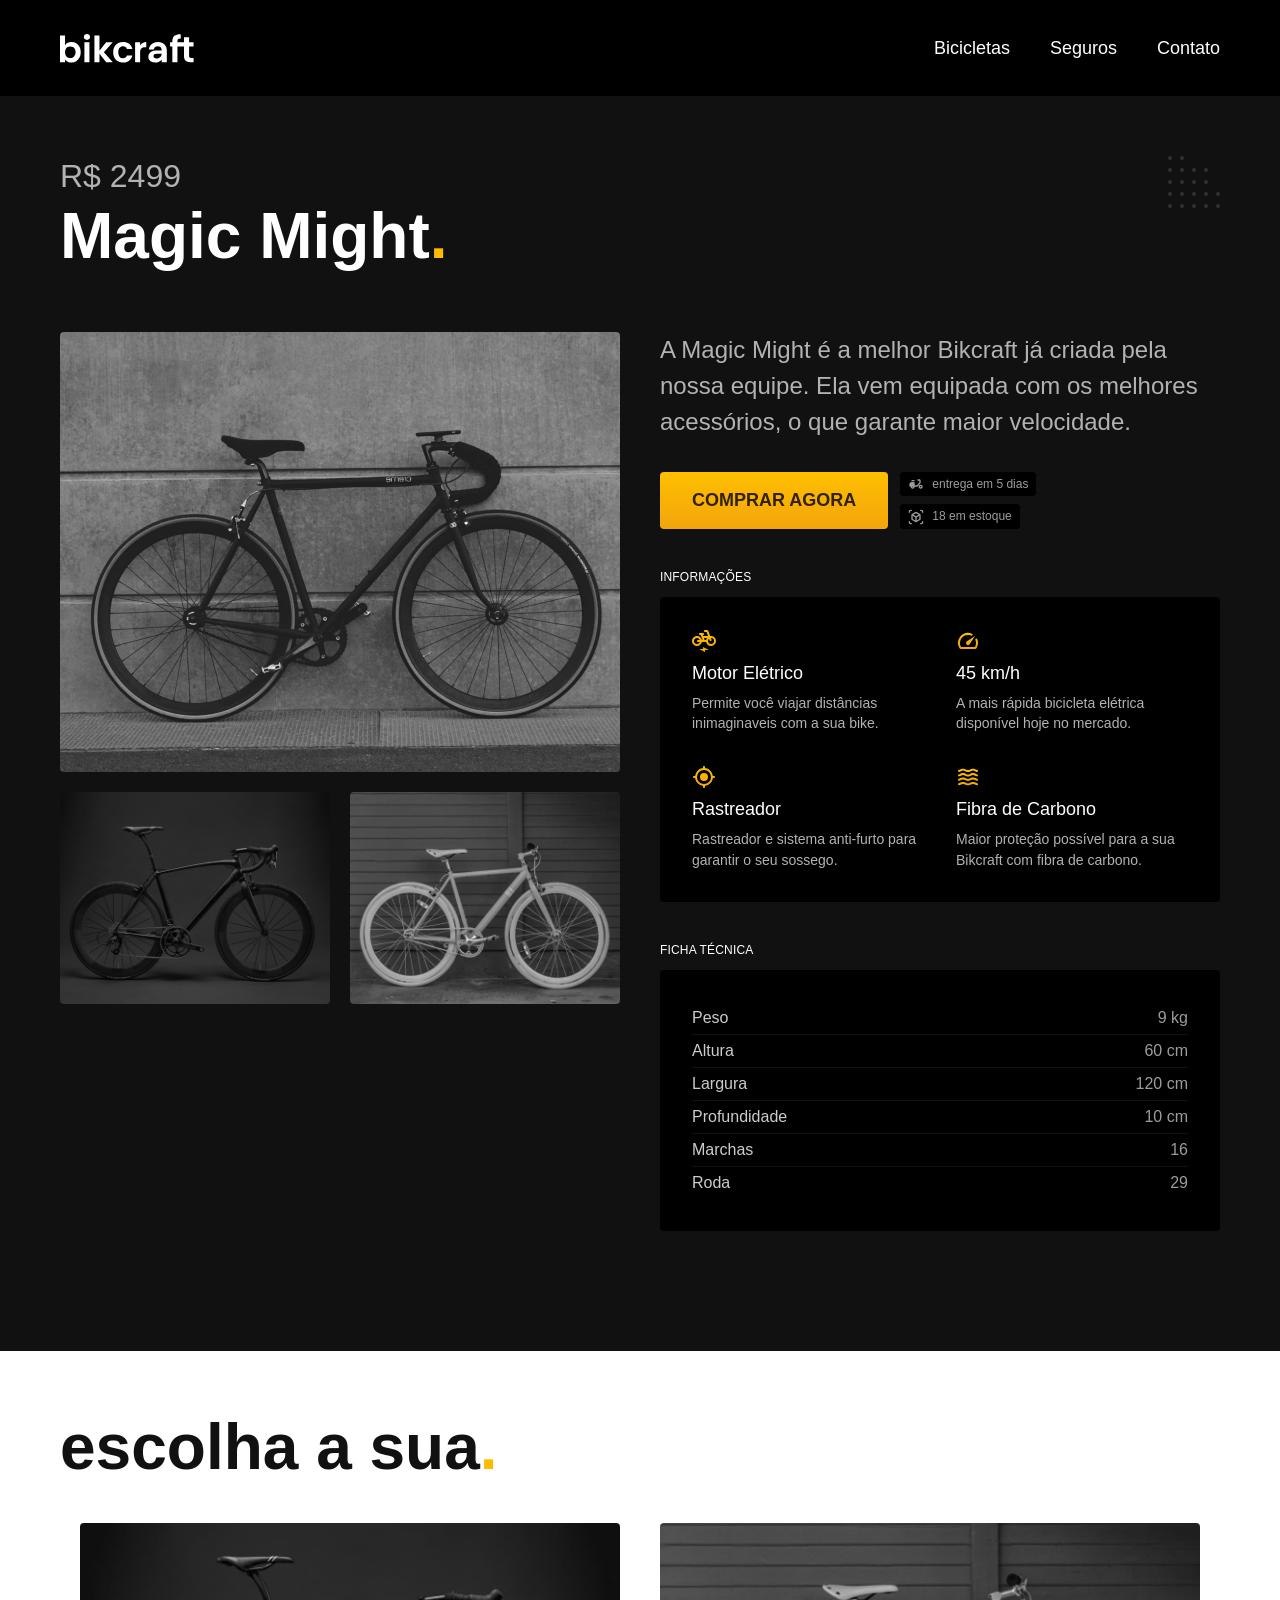
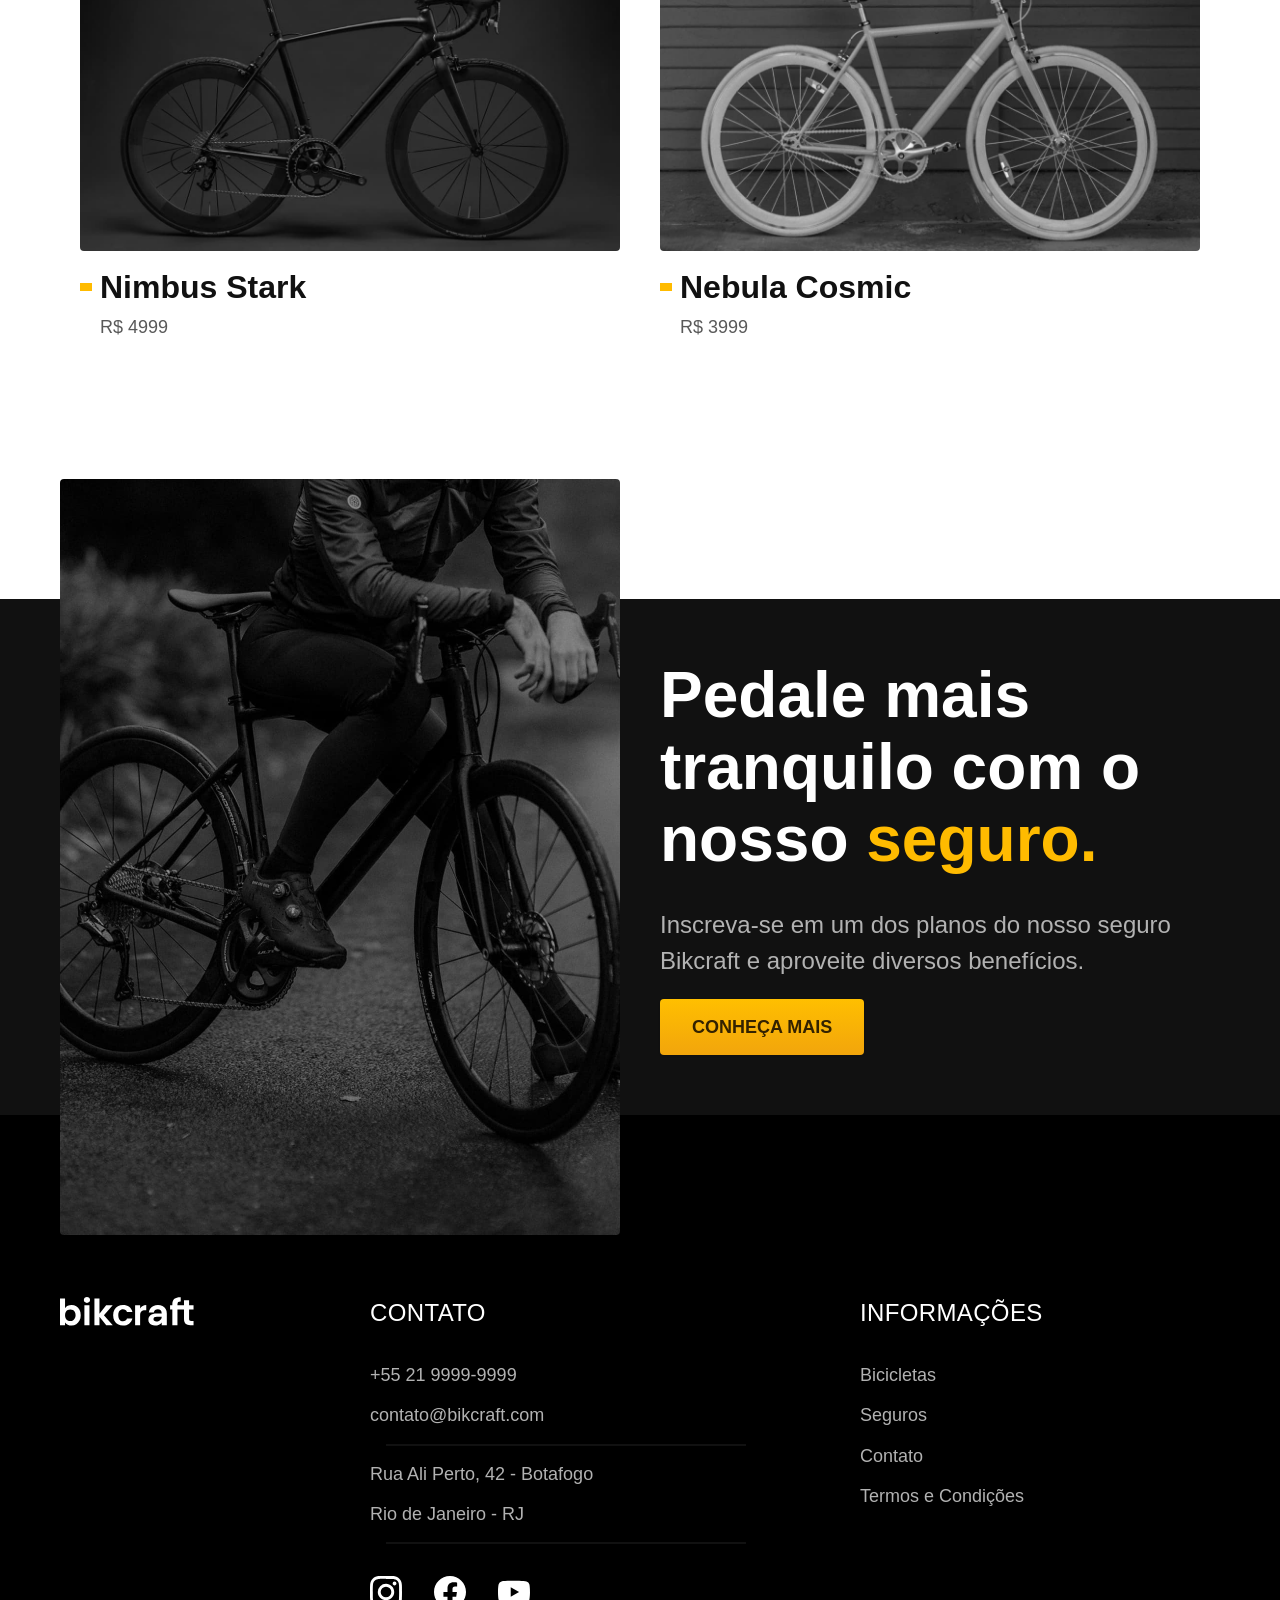
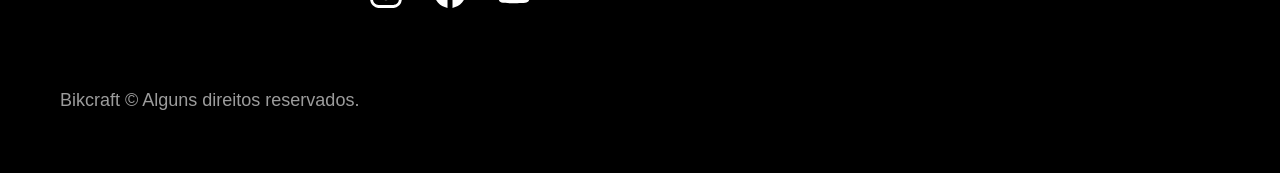
<file: bicicletas/magic.html>
<!DOCTYPE html>
<html lang="pt-br">

<head>
  <meta charset="UTF-8">
  <meta name="viewport" content="width=device-width, initial-scale=1.0">

  <title>Magic | Bikcraft</title>
  <meta name="description" content="Magic.">

  <link rel="stylesheet" href="../css/style.css">
</head>

<body id="bicicleta">
  <header class="header-bg">
    <div class="header container">
      <a href="../">
        <img src="../img/bikcraft.svg" alt="Bikcraft">
      </a>

      <nav aria-label="primaria">
        <ul class="header-menu font-1-m cor-0">
          <li><a href="../bicicletas.html">Bicicletas</a></li>
          <li><a href="../seguros.html">Seguros</a></li>
          <li><a href="../contato.html">Contato</a></li>
        </ul>
      </nav>
    </div>
  </header>

  <main class="titulo-bg">
    <div>
      <div class="titulo container">
        <p class="font-2-xl cor-5">R$ 2499</p>
        <h1 class="font-1-xxl cor-0">Magic Might<span class="cor-p1">.</span></h1>
      </div>
    </div>
    <div class="bicicleta container">
      <div class="bicicleta-imagens">
        <img src="../img/bicicleta/nimbus2.jpg" alt="Bicicleta 1">
        <img src="../img/bicicleta/nimbus1.jpg" alt="Bicicleta 2">
        <img src="../img/bicicleta/nimbus3.jpg" alt="Bicicleta 3">
      </div>
      <div class="bicicleta-conteudo">
        <p class="font-2-l cor-5">A Magic Might é a melhor Bikcraft já criada pela nossa equipe. Ela vem equipada com os melhores acessórios, o que garante maior velocidade.</p>
        <div class="bicicleta-comprar">
          <a class="botao" href="../orcamento.html?tipo=bikcraft&produto=magic">Comprar Agora</a>
          <span class="font-1-xs cor-6"><img src="../img/icones/entrega.svg" alt=""> entrega em 5 dias</span>
          <span class="font-1-xs cor-6"><img src="../img/icones/estoque.svg" alt=""> 18 em estoque</span>
        </div>

        <h2 class="font-1-xs cor-0">Informações</h2>
        <ul class="bicicleta-informacoes">
          <li>
            <img src="../img/icones/eletrica.svg" alt="">
            <h3 class="font-1-m cor-0">Motor Elétrico</h3>
            <p class="font-2-xs cor-5">Permite você viajar distâncias inimaginaveis com a sua bike.</p>
          </li>
          <li>
            <img src="../img/icones/velocidade.svg" alt="">
            <h3 class="font-1-m cor-0">45 km/h</h3>
            <p class="font-2-xs cor-5">A mais rápida bicicleta elétrica disponível hoje no mercado.</p>
          </li>
          <li>
            <img src="../img/icones/rastreador.svg" alt="">
            <h3 class="font-1-m cor-0">Rastreador</h3>
            <p class="font-2-xs cor-5">Rastreador e sistema anti-furto para garantir o seu sossego.</p>
          </li>
          <li>
            <img src="../img/icones/carbono.svg" alt="">
            <h3 class="font-1-m cor-0">Fibra de Carbono</h3>
            <p class="font-2-xs cor-5">Maior proteção possível para a sua Bikcraft com fibra de carbono.</p>
          </li>
        </ul>
        <h2 class="font-1-xs cor-0">Ficha Técnica</h2>
        <ul class="bicicleta-ficha font-2-s cor-4">
          <li>Peso <span>9 kg</span></li>
          <li>Altura <span>60 cm</span></li>
          <li>Largura <span>120 cm</span></li>
          <li>Profundidade <span>10 cm</span></li>
          <li>Marchas <span>16</span></li>
          <li>Roda <span>29</span></li>
        </ul>
      </div>
    </div>
  </main>

  <article class="bicicletas-lista container">
    <h2 class="font-1-xxl">escolha a sua<span class="cor-p1">.</span></h2>

    <ul>
      <li>
        <a href="./nimbus.html">
          <img src="../img/bicicletas/nimbus.jpg" alt="Bicicleta preta">
          <h3 class="font-1-xl">Nimbus Stark</h3>
          <span class="font-2-m cor-8">R$ 4999</span>
        </a>
      </li>
      <li>
        <a href="./nebula.html">
          <img src="../img/bicicletas/nebula.jpg" alt="Bicicleta preta">
          <h3 class="font-1-xl">Nebula Cosmic</h3>
          <span class="font-2-m cor-8">R$ 3999</span>
        </a>
      </li>
    </ul>
  </article>

  <article class="seguro-bg">
    <div class="seguro container">
      <div class="seguro-imagem">
        <img src="../img/fotos/seguros.jpg" alt="Pessoa parada em cima de uma bicicleta.">
      </div>
      <div class="seguro-conteudo">
        <h2 class="font-1-xxl cor-0">Pedale mais tranquilo com o nosso <span class="cor-p1">seguro.</span></h2>
        <p class="font-2-l cor-5">Inscreva-se em um dos planos do nosso seguro Bikcraft e aproveite diversos benefícios.</p>
        <a class="botao" href="../seguros.html">Conheça Mais</a>
      </div>
    </div>
  </article>

  <footer class="footer-bg">
    <div class="footer container">
      <img src="../img/bikcraft.svg" alt="Bikcraft">
      <div class="footer-contato">
        <h3 class="font-2-l-b cor-0">Contato</h3>
        <ul class="font-2-m cor-5">
          <li><a href="tel:+552199999999">+55 21 9999-9999</a></li>
          <li><a href="mailto:contato@bikcraft.com">contato@bikcraft.com</a></li>
          <li>Rua Ali Perto, 42 - Botafogo</li>
          <li>Rio de Janeiro - RJ</li>
        </ul>
        <div class="footer-redes">
          <a href="../">
            <img src="../img/redes/instagram.svg" alt="Instagram">
          </a>
          <a href="../">
            <img src="../img/redes/facebook.svg" alt="Facebook">
          </a>
          <a href="../">
            <img src="../img/redes/youtube.svg" alt="Youtube">
          </a>
        </div>
      </div>
      <div class="footer-informacoes">
        <h3 class="font-2-l-b cor-0">Informações</h3>
        <nav>
          <ul class="font-1-m cor-5">
            <li><a href="../bicicletas.html">Bicicletas</a></li>
            <li><a href="../seguros.html">Seguros</a></li>
            <li><a href="../contato.html">Contato</a></li>
            <li><a href="../termos.html">Termos e Condições</a></li>
          </ul>
        </nav>
      </div>
      <p class="footer-copy font-2-m cor-6">Bikcraft © Alguns direitos reservados.</p>
    </div>
  </footer>
  <script src="../js/script.js""></script>
</body>

</html>
</file>
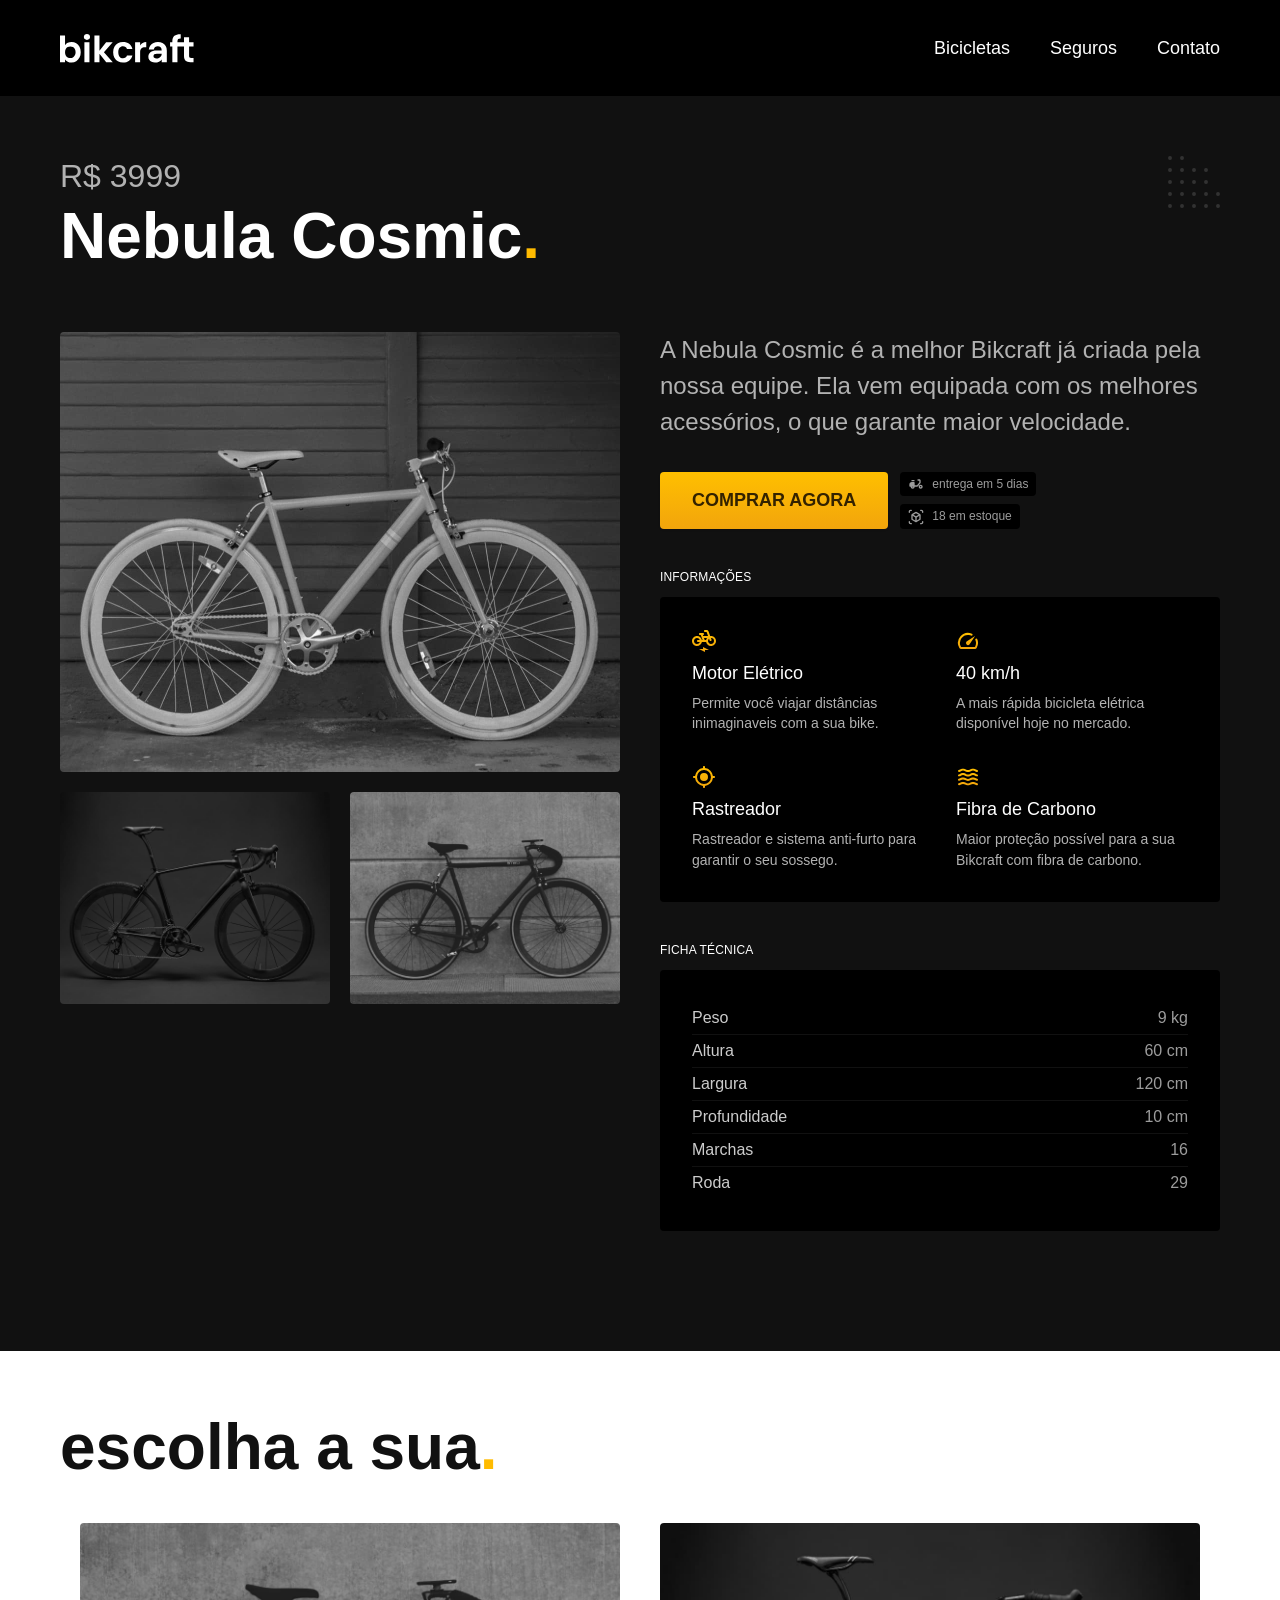
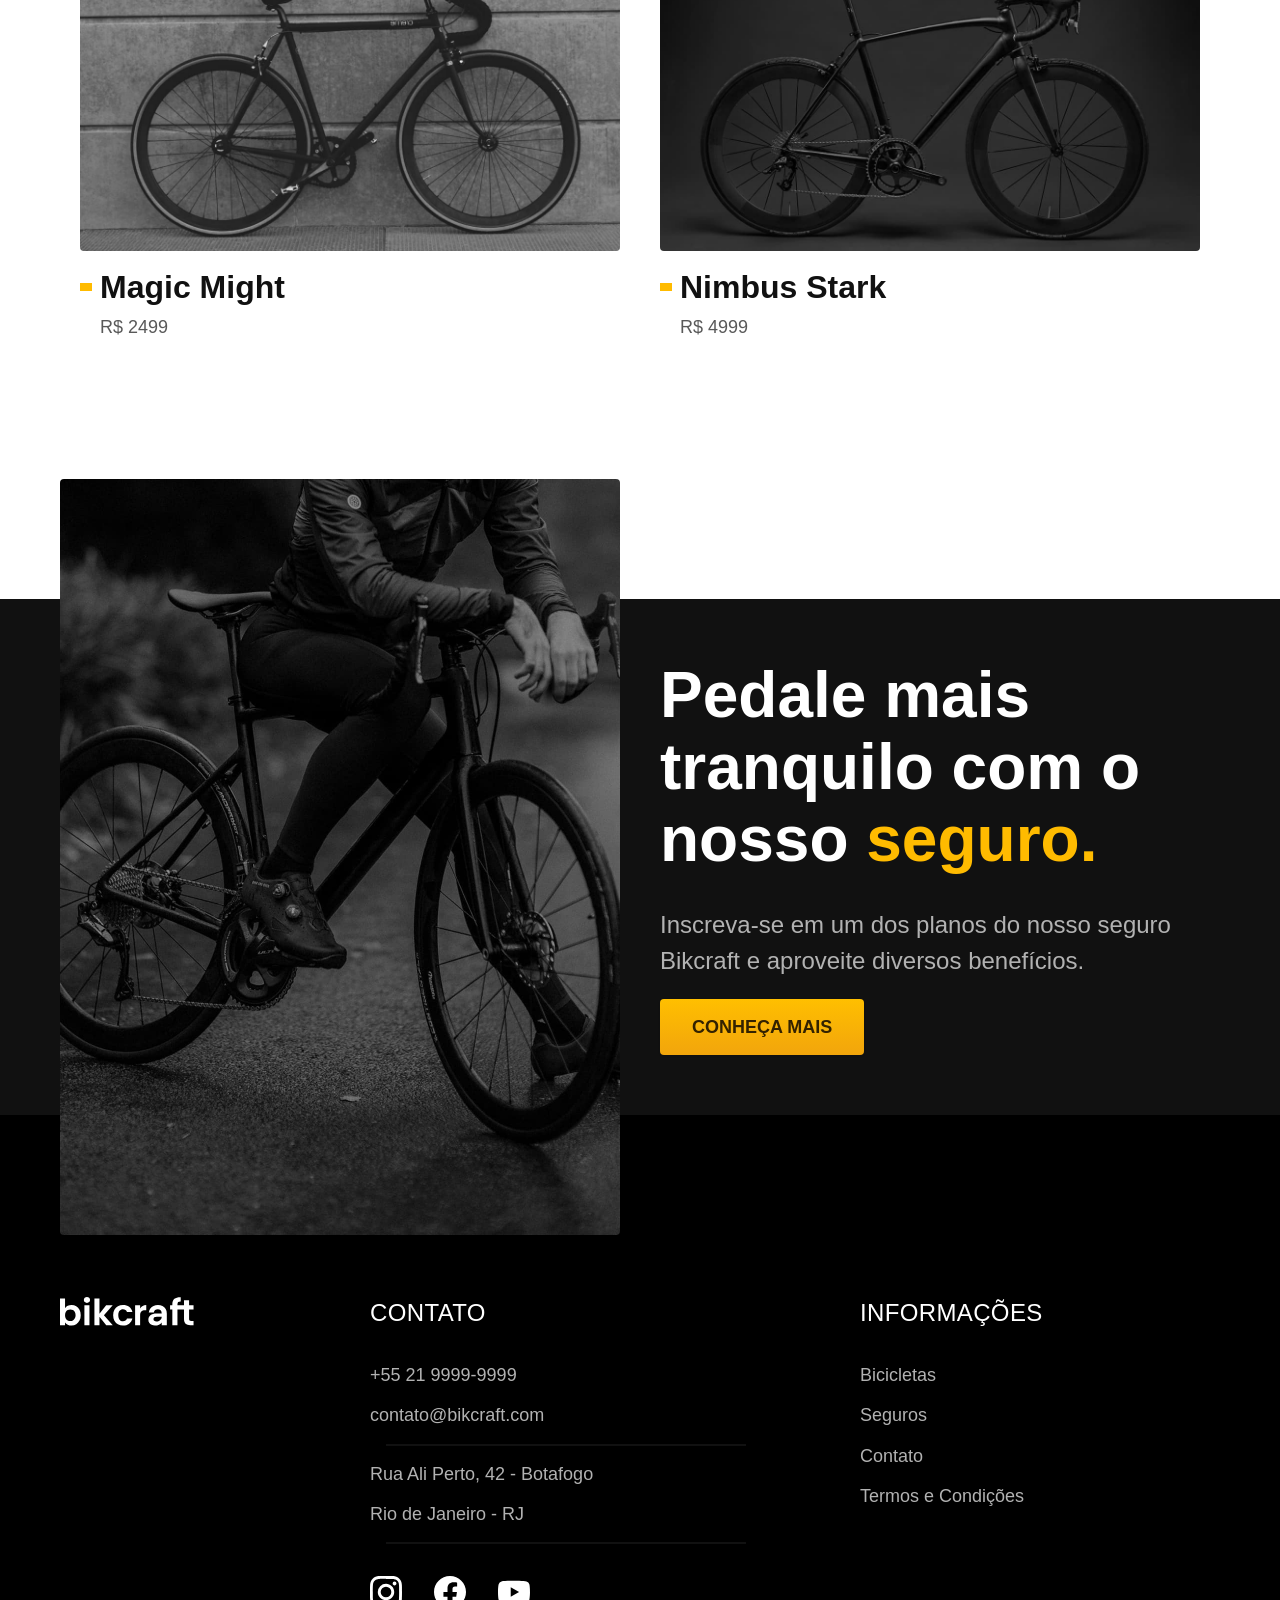
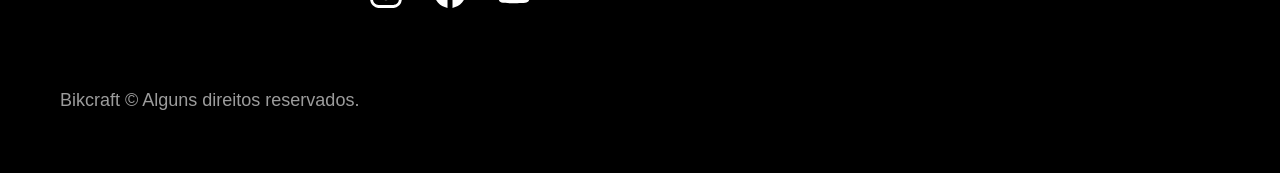
<file: bicicletas/nebula.html>
<!DOCTYPE html>
<html lang="pt-br">

<head>
  <meta charset="UTF-8">
  <meta name="viewport" content="width=device-width, initial-scale=1.0">

  <title>Nebula | Bikcraft</title>
  <meta name="description" content="Nebula.">

  <link rel="stylesheet" href="../css/style.css">
</head>

<body id="bicicleta">
  <header class="header-bg">
    <div class="header container">
      <a href="../">
        <img src="../img/bikcraft.svg" alt="Bikcraft">
      </a>

      <nav aria-label="primaria">
        <ul class="header-menu font-1-m cor-0">
          <li><a href="../bicicletas.html">Bicicletas</a></li>
          <li><a href="../seguros.html">Seguros</a></li>
          <li><a href="../contato.html">Contato</a></li>
        </ul>
      </nav>
    </div>
  </header>

  <main class="titulo-bg">
    <div>
      <div class="titulo container">
        <p class="font-2-xl cor-5">R$ 3999</p>
        <h1 class="font-1-xxl cor-0">Nebula Cosmic<span class="cor-p1">.</span></h1>
      </div>
    </div>
    <div class="bicicleta container">
      <div class="bicicleta-imagens">
        <img src="../img/bicicleta/nimbus3.jpg" alt="Bicicleta 1">
        <img src="../img/bicicleta/nimbus1.jpg" alt="Bicicleta 2">
        <img src="../img/bicicleta/nimbus2.jpg" alt="Bicicleta 3">
      </div>
      <div class="bicicleta-conteudo">
        <p class="font-2-l cor-5">A Nebula Cosmic é a melhor Bikcraft já criada pela nossa equipe. Ela vem equipada com os melhores acessórios, o que garante maior velocidade.</p>
        <div class="bicicleta-comprar">
          <a class="botao" href="../orcamento.html?tipo=bikcraft&produto=nimbus">Comprar Agora</a>
          <span class="font-1-xs cor-6"><img src="../img/icones/entrega.svg" alt=""> entrega em 5 dias</span>
          <span class="font-1-xs cor-6"><img src="../img/icones/estoque.svg" alt=""> 18 em estoque</span>
        </div>

        <h2 class="font-1-xs cor-0">Informações</h2>
        <ul class="bicicleta-informacoes">
          <li>
            <img src="../img/icones/eletrica.svg" alt="">
            <h3 class="font-1-m cor-0">Motor Elétrico</h3>
            <p class="font-2-xs cor-5">Permite você viajar distâncias inimaginaveis com a sua bike.</p>
          </li>
          <li>
            <img src="../img/icones/velocidade.svg" alt="">
            <h3 class="font-1-m cor-0">40 km/h</h3>
            <p class="font-2-xs cor-5">A mais rápida bicicleta elétrica disponível hoje no mercado.</p>
          </li>
          <li>
            <img src="../img/icones/rastreador.svg" alt="">
            <h3 class="font-1-m cor-0">Rastreador</h3>
            <p class="font-2-xs cor-5">Rastreador e sistema anti-furto para garantir o seu sossego.</p>
          </li>
          <li>
            <img src="../img/icones/carbono.svg" alt="">
            <h3 class="font-1-m cor-0">Fibra de Carbono</h3>
            <p class="font-2-xs cor-5">Maior proteção possível para a sua Bikcraft com fibra de carbono.</p>
          </li>
        </ul>
        <h2 class="font-1-xs cor-0">Ficha Técnica</h2>
        <ul class="bicicleta-ficha font-2-s cor-4">
          <li>Peso <span>9 kg</span></li>
          <li>Altura <span>60 cm</span></li>
          <li>Largura <span>120 cm</span></li>
          <li>Profundidade <span>10 cm</span></li>
          <li>Marchas <span>16</span></li>
          <li>Roda <span>29</span></li>
        </ul>
      </div>
    </div>
  </main>

  <article class="bicicletas-lista container">
    <h2 class="font-1-xxl">escolha a sua<span class="cor-p1">.</span></h2>

    <ul>
      <li>
        <a href="./magic.html">
          <img src="../img/bicicletas/magic.jpg" alt="Bicicleta preta">
          <h3 class="font-1-xl">Magic Might</h3>
          <span class="font-2-m cor-8">R$ 2499</span>
        </a>
      </li>
      <li>
        <a href="./nimbus.html">
          <img src="../img/bicicletas/nimbus.jpg" alt="Bicicleta preta">
          <h3 class="font-1-xl">Nimbus Stark</h3>
          <span class="font-2-m cor-8">R$ 4999</span>
        </a>
      </li>
    </ul>
  </article>

  <article class="seguro-bg">
    <div class="seguro container">
      <div class="seguro-imagem">
        <img src="../img/fotos/seguros.jpg" alt="Pessoa parada em cima de uma bicicleta.">
      </div>
      <div class="seguro-conteudo">
        <h2 class="font-1-xxl cor-0">Pedale mais tranquilo com o nosso <span class="cor-p1">seguro.</span></h2>
        <p class="font-2-l cor-5">Inscreva-se em um dos planos do nosso seguro Bikcraft e aproveite diversos benefícios.</p>
        <a class="botao" href="../seguros.html">Conheça Mais</a>
      </div>
    </div>
  </article>

  <footer class="footer-bg">
    <div class="footer container">
      <img src="../img/bikcraft.svg" alt="Bikcraft">
      <div class="footer-contato">
        <h3 class="font-2-l-b cor-0">Contato</h3>
        <ul class="font-2-m cor-5">
          <li><a href="tel:+552199999999">+55 21 9999-9999</a></li>
          <li><a href="mailto:contato@bikcraft.com">contato@bikcraft.com</a></li>
          <li>Rua Ali Perto, 42 - Botafogo</li>
          <li>Rio de Janeiro - RJ</li>
        </ul>
        <div class="footer-redes">
          <a href="../">
            <img src="../img/redes/instagram.svg" alt="Instagram">
          </a>
          <a href="../">
            <img src="../img/redes/facebook.svg" alt="Facebook">
          </a>
          <a href="../">
            <img src="../img/redes/youtube.svg" alt="Youtube">
          </a>
        </div>
      </div>
      <div class="footer-informacoes">
        <h3 class="font-2-l-b cor-0">Informações</h3>
        <nav>
          <ul class="font-1-m cor-5">
            <li><a href="../bicicletas.html">Bicicletas</a></li>
            <li><a href="../seguros.html">Seguros</a></li>
            <li><a href="../contato.html">Contato</a></li>
            <li><a href="../termos.html">Termos e Condições</a></li>
          </ul>
        </nav>
      </div>
      <p class="footer-copy font-2-m cor-6">Bikcraft © Alguns direitos reservados.</p>
    </div>
  </footer>
  <script src="../js/script.js""></script>
</body>

</html>
</file>
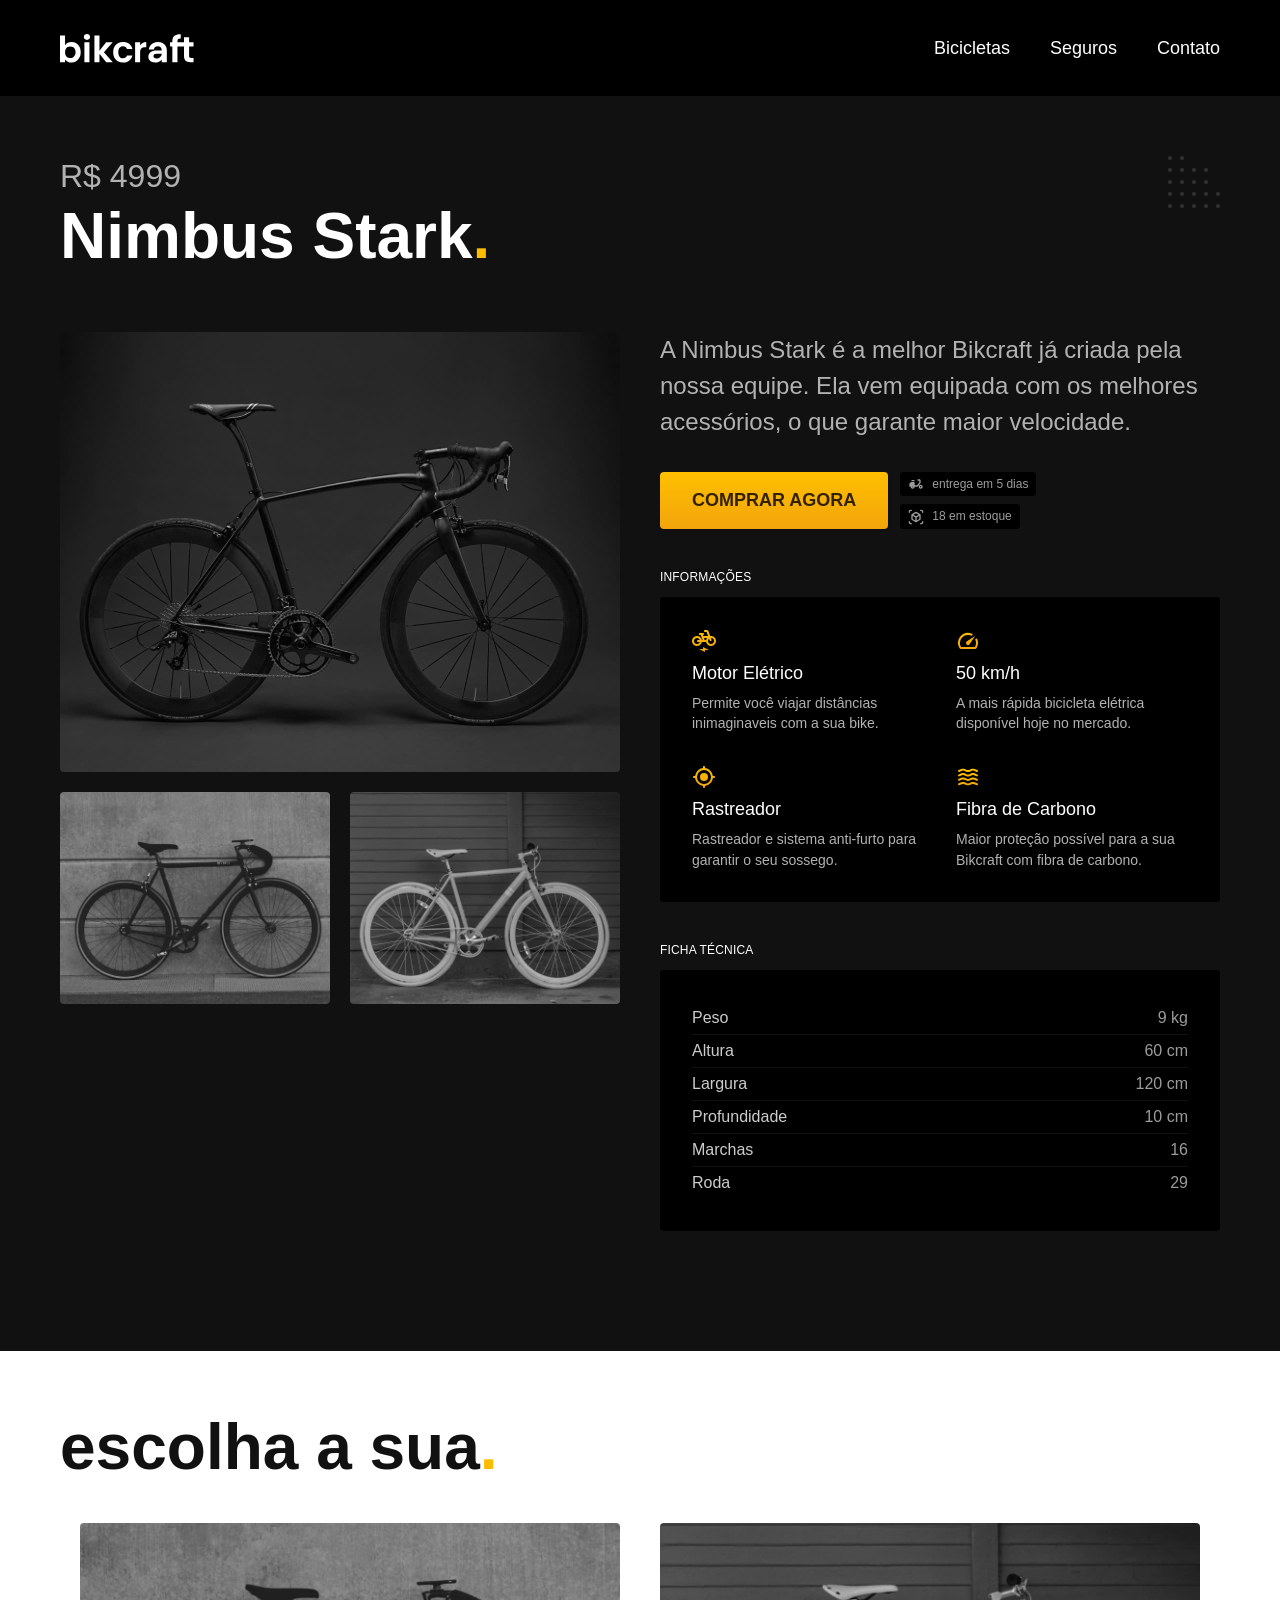
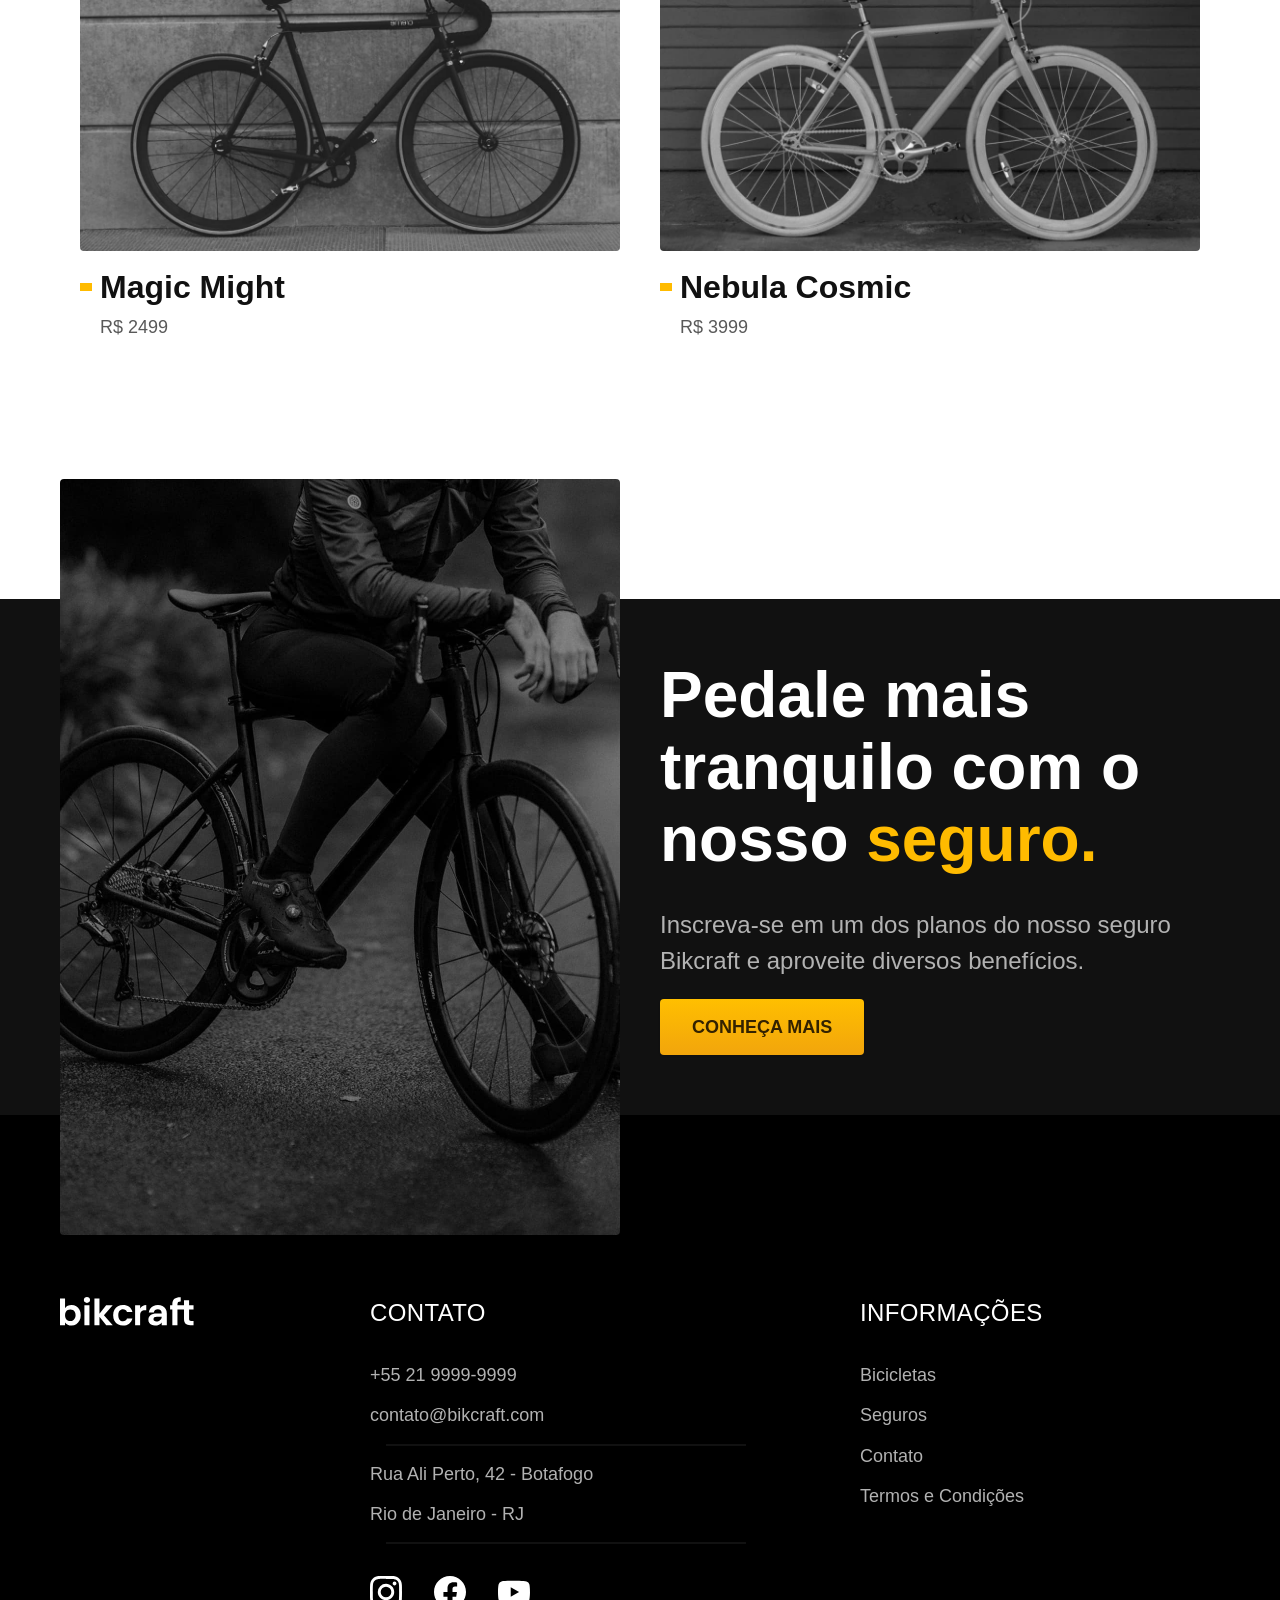
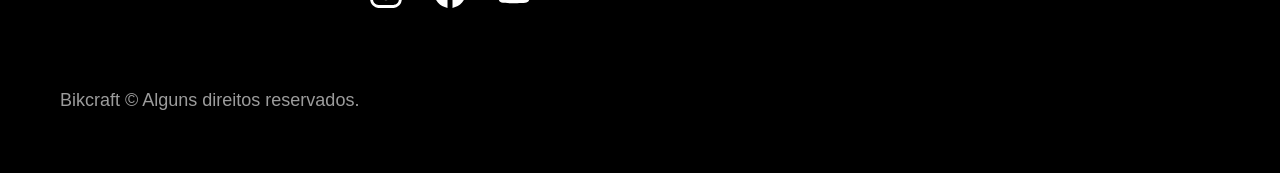
<file: bicicletas/nimbus.html>
<!DOCTYPE html>
<html lang="pt-br">

<head>
  <meta charset="UTF-8">
  <meta name="viewport" content="width=device-width, initial-scale=1.0">

  <title>Nimbus | Bikcraft</title>
  <meta name="description" content="Termos e condições.">

  <link rel="stylesheet" href="../css/style.css">
</head>

<body id="bicicleta">
  <header class="header-bg">
    <div class="header container">
      <a href="../">
        <img src="../img/bikcraft.svg" alt="Bikcraft">
      </a>

      <nav aria-label="primaria">
        <ul class="header-menu font-1-m cor-0">
          <li><a href="../bicicletas.html">Bicicletas</a></li>
          <li><a href="../seguros.html">Seguros</a></li>
          <li><a href="../contato.html">Contato</a></li>
        </ul>
      </nav>
    </div>
  </header>

  <main class="titulo-bg">
    <div>
      <div class="titulo container">
        <p class="font-2-xl cor-5">R$ 4999</p>
        <h1 class="font-1-xxl cor-0">Nimbus Stark<span class="cor-p1">.</span></h1>
      </div>
    </div>
    <div class="bicicleta container">
      <div class="bicicleta-imagens">
        <img src="../img/bicicleta/nimbus1.jpg" alt="Bicicleta 1">
        <img src="../img/bicicleta/nimbus2.jpg" alt="Bicicleta 2">
        <img src="../img/bicicleta/nimbus3.jpg" alt="Bicicleta 3">
      </div>
      <div class="bicicleta-conteudo">
        <p class="font-2-l cor-5">A Nimbus Stark é a melhor Bikcraft já criada pela nossa equipe. Ela vem equipada com os melhores acessórios, o que garante maior velocidade.</p>
        <div class="bicicleta-comprar">
          <a class="botao" href="../orcamento.html?tipo=bikcraft&produto=nimbus">Comprar Agora</a>
          <span class="font-1-xs cor-6"><img src="../img/icones/entrega.svg" alt=""> entrega em 5 dias</span>
          <span class="font-1-xs cor-6"><img src="../img/icones/estoque.svg" alt=""> 18 em estoque</span>
        </div>

        <h2 class="font-1-xs cor-0">Informações</h2>
        <ul class="bicicleta-informacoes">
          <li>
            <img src="../img/icones/eletrica.svg" alt="">
            <h3 class="font-1-m cor-0">Motor Elétrico</h3>
            <p class="font-2-xs cor-5">Permite você viajar distâncias inimaginaveis com a sua bike.</p>
          </li>
          <li>
            <img src="../img/icones/velocidade.svg" alt="">
            <h3 class="font-1-m cor-0">50 km/h</h3>
            <p class="font-2-xs cor-5">A mais rápida bicicleta elétrica disponível hoje no mercado.</p>
          </li>
          <li>
            <img src="../img/icones/rastreador.svg" alt="">
            <h3 class="font-1-m cor-0">Rastreador</h3>
            <p class="font-2-xs cor-5">Rastreador e sistema anti-furto para garantir o seu sossego.</p>
          </li>
          <li>
            <img src="../img/icones/carbono.svg" alt="">
            <h3 class="font-1-m cor-0">Fibra de Carbono</h3>
            <p class="font-2-xs cor-5">Maior proteção possível para a sua Bikcraft com fibra de carbono.</p>
          </li>
        </ul>
        <h2 class="font-1-xs cor-0">Ficha Técnica</h2>
        <ul class="bicicleta-ficha font-2-s cor-4">
          <li>Peso <span>9 kg</span></li>
          <li>Altura <span>60 cm</span></li>
          <li>Largura <span>120 cm</span></li>
          <li>Profundidade <span>10 cm</span></li>
          <li>Marchas <span>16</span></li>
          <li>Roda <span>29</span></li>
        </ul>
      </div>
    </div>
  </main>

  <article class="bicicletas-lista container">
    <h2 class="font-1-xxl">escolha a sua<span class="cor-p1">.</span></h2>

    <ul>
      <li>
        <a href="./magic.html">
          <img src="../img/bicicletas/magic.jpg" alt="Bicicleta preta">
          <h3 class="font-1-xl">Magic Might</h3>
          <span class="font-2-m cor-8">R$ 2499</span>
        </a>
      </li>
      <li>
        <a href="./nebula.html">
          <img src="../img/bicicletas/nebula.jpg" alt="Bicicleta preta">
          <h3 class="font-1-xl">Nebula Cosmic</h3>
          <span class="font-2-m cor-8">R$ 3999</span>
        </a>
      </li>
    </ul>
  </article>

  <article class="seguro-bg">
    <div class="seguro container">
      <div class="seguro-imagem">
        <img src="../img/fotos/seguros.jpg" alt="Pessoa parada em cima de uma bicicleta.">
      </div>
      <div class="seguro-conteudo">
        <h2 class="font-1-xxl cor-0">Pedale mais tranquilo com o nosso <span class="cor-p1">seguro.</span></h2>
        <p class="font-2-l cor-5">Inscreva-se em um dos planos do nosso seguro Bikcraft e aproveite diversos benefícios.</p>
        <a class="botao" href="../seguros.html">Conheça Mais</a>
      </div>
    </div>
  </article>

  <footer class="footer-bg">
    <div class="footer container">
      <img src="../img/bikcraft.svg" alt="Bikcraft">
      <div class="footer-contato">
        <h3 class="font-2-l-b cor-0">Contato</h3>
        <ul class="font-2-m cor-5">
          <li><a href="tel:+552199999999">+55 21 9999-9999</a></li>
          <li><a href="mailto:contato@bikcraft.com">contato@bikcraft.com</a></li>
          <li>Rua Ali Perto, 42 - Botafogo</li>
          <li>Rio de Janeiro - RJ</li>
        </ul>
        <div class="footer-redes">
          <a href="../">
            <img src="../img/redes/instagram.svg" alt="Instagram">
          </a>
          <a href="../">
            <img src="../img/redes/facebook.svg" alt="Facebook">
          </a>
          <a href="../">
            <img src="../img/redes/youtube.svg" alt="Youtube">
          </a>
        </div>
      </div>
      <div class="footer-informacoes">
        <h3 class="font-2-l-b cor-0">Informações</h3>
        <nav>
          <ul class="font-1-m cor-5">
            <li><a href="../bicicletas.html">Bicicletas</a></li>
            <li><a href="../seguros.html">Seguros</a></li>
            <li><a href="../contato.html">Contato</a></li>
            <li><a href="../termos.html">Termos e Condições</a></li>
          </ul>
        </nav>
      </div>
      <p class="footer-copy font-2-m cor-6">Bikcraft © Alguns direitos reservados.</p>
    </div>
  </footer>
  <script src="../js/script.js""></script>
</body>

</html>
</file>
<file: css/style.css>
@import "./global/global.css";
@import "./utilidades/tipografia.css";
@import "./utilidades/cores.css";

@import "./global/header.css";
@import "./global/footer.css";

/* Utilidades */
@import "./utilidades/componentes.css";
@import "./utilidades/formulario.css";

/* Home */
@import "./home/introducao.css";
@import "./home/tecnologia.css";
@import "./home/parceiros.css";
@import "./home/depoimento.css";

/* Bicicletas */
@import "./bicicletas/bicicletas-lista.css";
@import "./bicicletas/bicicletas.css";

/* Bicicleta */
@import "./bicicleta/bicicleta.css";
@import "./bicicleta/seguro.css";

/* Seguros */
@import "./seguros/seguros.css";
@import "./seguros/vantagens.css";
@import "./seguros/perguntas.css";

/* Contato */
@import "./contato/contato.css";
@import "./contato/lojas.css";

/* Orçamento */
@import "./orcamento/orcamento.css";

/* Termos */
@import "./termos/termos.css";
</file>
